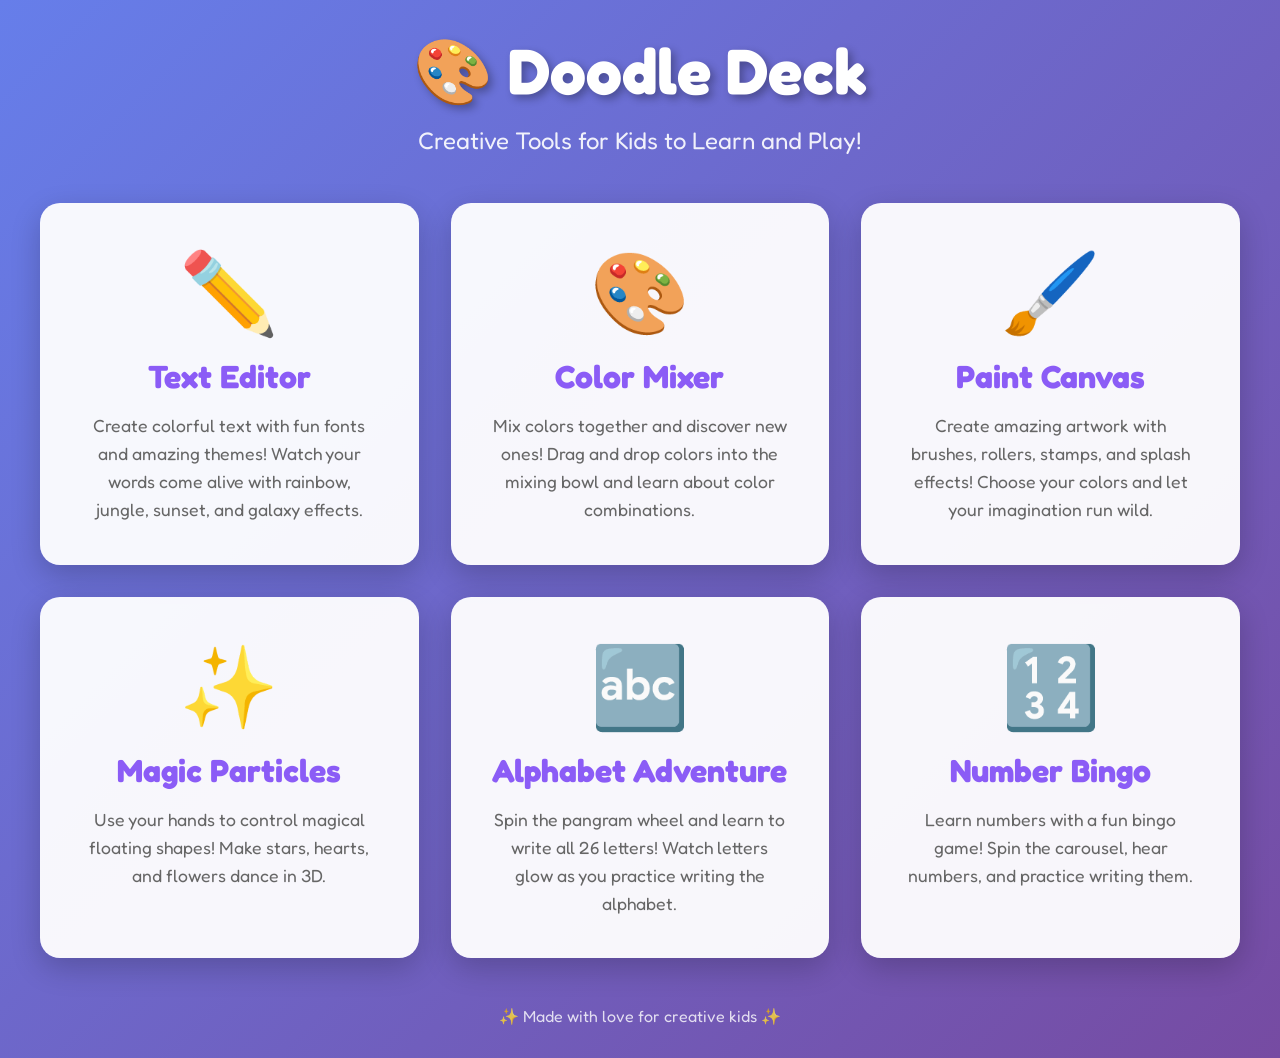
<file: index.html>
<!DOCTYPE html>
<html lang="en">
<head>
    <meta charset="UTF-8">
    <meta name="viewport" content="width=device-width, initial-scale=1.0">
    <title>Doodle Deck - Creative Tools for Kids</title>
    <link href="https://fonts.googleapis.com/css2?family=Fredoka:wght@400;600&family=Bubblegum+Sans&display=swap" rel="stylesheet">
    <style>
        * {
            margin: 0;
            padding: 0;
            box-sizing: border-box;
        }

        body {
            font-family: 'Fredoka', 'Bubblegum Sans', cursive;
            background: linear-gradient(135deg, #667eea 0%, #764ba2 100%);
            min-height: 100vh;
            display: flex;
            flex-direction: column;
            align-items: center;
            justify-content: center;
            padding: 2rem;
        }

        .container {
            max-width: 1200px;
            width: 100%;
        }

        header {
            text-align: center;
            margin-bottom: 3rem;
            animation: fadeInDown 1s ease;
        }

        h1 {
            font-size: 4rem;
            color: white;
            text-shadow: 4px 4px 8px rgba(0, 0, 0, 0.3);
            margin-bottom: 1rem;
        }

        .tagline {
            font-size: 1.5rem;
            color: rgba(255, 255, 255, 0.9);
            font-weight: 400;
        }

        .tools-grid {
            display: grid;
            grid-template-columns: repeat(auto-fit, minmax(300px, 1fr));
            gap: 2rem;
            margin-top: 2rem;
        }

        .tool-card {
            background: rgba(255, 255, 255, 0.95);
            border-radius: 20px;
            padding: 2.5rem;
            text-align: center;
            box-shadow: 0 10px 30px rgba(0, 0, 0, 0.2);
            transition: all 0.3s ease;
            text-decoration: none;
            color: inherit;
            display: block;
            animation: fadeInUp 1s ease;
        }

        .tool-card:hover {
            transform: translateY(-10px);
            box-shadow: 0 15px 40px rgba(0, 0, 0, 0.3);
        }

        .tool-icon {
            font-size: 5rem;
            margin-bottom: 1rem;
            display: block;
        }

        .tool-title {
            font-size: 2rem;
            color: #8b5cf6;
            margin-bottom: 1rem;
            font-weight: bold;
        }

        .tool-description {
            font-size: 1.1rem;
            color: #666;
            line-height: 1.6;
        }

        footer {
            margin-top: 3rem;
            text-align: center;
            color: rgba(255, 255, 255, 0.8);
            animation: fadeIn 2s ease;
        }

        @keyframes fadeInDown {
            from {
                opacity: 0;
                transform: translateY(-30px);
            }
            to {
                opacity: 1;
                transform: translateY(0);
            }
        }

        @keyframes fadeInUp {
            from {
                opacity: 0;
                transform: translateY(30px);
            }
            to {
                opacity: 1;
                transform: translateY(0);
            }
        }

        @keyframes fadeIn {
            from {
                opacity: 0;
            }
            to {
                opacity: 1;
            }
        }

        @media (max-width: 768px) {
            h1 {
                font-size: 2.5rem;
            }

            .tagline {
                font-size: 1.2rem;
            }

            .tools-grid {
                grid-template-columns: 1fr;
            }
        }
    </style>
</head>
<body>
    <div class="container">
        <header>
            <h1>🎨 Doodle Deck</h1>
            <p class="tagline">Creative Tools for Kids to Learn and Play!</p>
        </header>

        <div class="tools-grid">
            <a href="text-editor/index.html" class="tool-card">
                <span class="tool-icon">✏️</span>
                <h2 class="tool-title">Text Editor</h2>
                <p class="tool-description">
                    Create colorful text with fun fonts and amazing themes! 
                    Watch your words come alive with rainbow, jungle, sunset, and galaxy effects.
                </p>
            </a>

            <a href="color-mixer/index.html" class="tool-card">
                <span class="tool-icon">🎨</span>
                <h2 class="tool-title">Color Mixer</h2>
                <p class="tool-description">
                    Mix colors together and discover new ones! 
                    Drag and drop colors into the mixing bowl and learn about color combinations.
                </p>
            </a>

            <a href="paint-canvas/index.html" class="tool-card">
                <span class="tool-icon">🖌️</span>
                <h2 class="tool-title">Paint Canvas</h2>
                <p class="tool-description">
                    Create amazing artwork with brushes, rollers, stamps, and splash effects!
                    Choose your colors and let your imagination run wild.
                </p>
            </a>

            <a href="particle-system/index.html" class="tool-card">
                <span class="tool-icon">✨</span>
                <h2 class="tool-title">Magic Particles</h2>
                <p class="tool-description">
                    Use your hands to control magical floating shapes!
                    Make stars, hearts, and flowers dance in 3D.
                </p>
            </a>

            <a href="alphabet-pangram/index.html" class="tool-card">
                <span class="tool-icon">🔤</span>
                <h2 class="tool-title">Alphabet Adventure</h2>
                <p class="tool-description">
                    Spin the pangram wheel and learn to write all 26 letters! 
                    Watch letters glow as you practice writing the alphabet.
                </p>
            </a>

            <a href="number-bingo/index.html" class="tool-card">
                <span class="tool-icon">🔢</span>
                <h2 class="tool-title">Number Bingo</h2>
                <p class="tool-description">
                    Learn numbers with a fun bingo game! 
                    Spin the carousel, hear numbers, and practice writing them.
                </p>
            </a>
        </div>

        <footer>
            <p>✨ Made with love for creative kids ✨</p>
        </footer>
    </div>
</body>
</html>
</file>
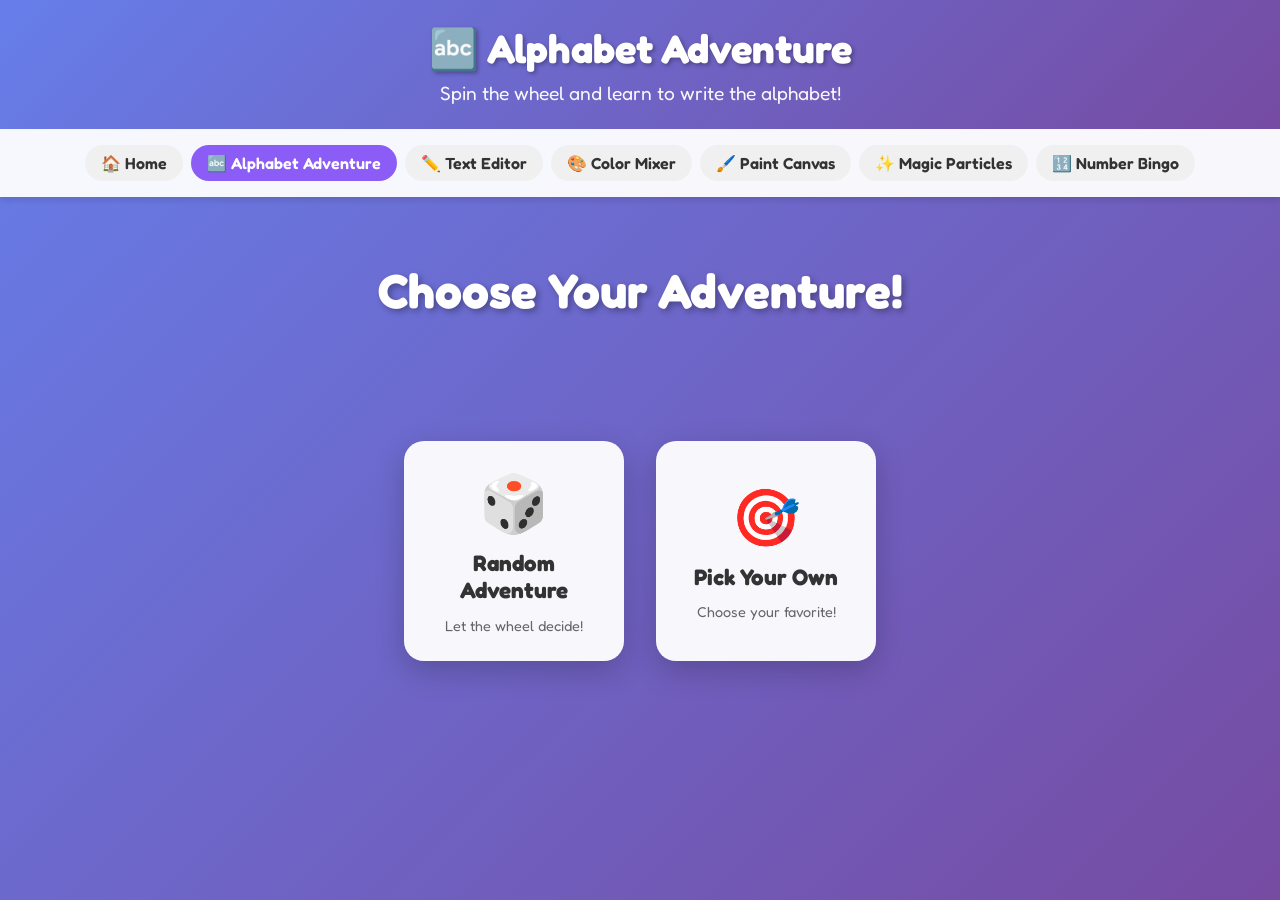
<file: alphabet-pangram/index.html>
<!DOCTYPE html>
<html lang="en">
<head>
    <meta charset="UTF-8">
    <meta name="viewport" content="width=device-width, initial-scale=1.0">
    <title>Alphabet Adventure - Pangram Game</title>
    <link href="https://fonts.googleapis.com/css2?family=Fredoka:wght@400;600&family=Bubblegum+Sans&display=swap" rel="stylesheet">
    <link rel="stylesheet" href="alphabet-pangram.css">
</head>
<body>
    <header>
        <div id="top-header">
            <h1>🔤 Alphabet Adventure</h1>
            <p>Spin the wheel and learn to write the alphabet!</p>
        </div>
        <nav>
            <a href="../index.html" class="nav-link">🏠 Home</a>
            <a href="index.html" class="nav-link active">🔤 Alphabet Adventure</a>
            <a href="../text-editor/index.html" class="nav-link">✏️ Text Editor</a>
            <a href="../color-mixer/index.html" class="nav-link">🎨 Color Mixer</a>
            <a href="../paint-canvas/index.html" class="nav-link">🖌️ Paint Canvas</a>
            <a href="../particle-system/index.html" class="nav-link">✨ Magic Particles</a>
            <a href="../number-bingo/index.html" class="nav-link">🔢 Number Bingo</a>
        </nav>
    </header>

    <div class="game-container">
        <!-- Roulette Selection Screen -->
        <div class="roulette-screen" id="rouletteScreen">
            <h2 class="screen-title">Choose Your Adventure!</h2>
            <div class="start-screen" id="startScreen">
                <div class="choice-buttons">
                    <button class="choice-button" id="randomButton">
                        🎲<br>
                        <span class="choice-text">Random Adventure</span>
                        <span class="choice-hint">Let the wheel decide!</span>
                    </button>
                    <button class="choice-button" id="chooseButton">
                        🎯<br>
                        <span class="choice-text">Pick Your Own</span>
                        <span class="choice-hint">Choose your favorite!</span>
                    </button>
                </div>
            </div>
            <div class="roulette-wheel hidden" id="rouletteWheel">
                <!-- Pangram cards will be dynamically inserted here -->
            </div>
        </div>

        <!-- Game Play Screen -->
        <div class="game-screen hidden" id="gameScreen">
            <div class="game-header">
                <button class="back-button" id="backButton">⬅️ Back</button>
                <div class="theme-badge" id="themeBadge"></div>
                <div class="mode-toggle">
                    <button class="mode-button active" id="typingMode">⌨️ Typing</button>
                    <button class="mode-button" id="writingMode">✍️ Writing</button>
                </div>
                <button class="reset-button" id="resetButton">🔄 Reset</button>
            </div>

            <div class="pangram-display" id="pangramDisplay">
                <!-- Individual letter spans will be inserted here -->
            </div>

            <div class="progress-section">
                <h3>Letters You've Found:</h3>
                <div class="alphabet-progress" id="alphabetProgress">
                    <!-- A-Z progress indicators -->
                </div>
            </div>

            <div class="on-screen-keyboard" id="keyboard">
                <!-- Keyboard buttons will be inserted here -->
            </div>
        </div>

        <!-- Celebration Screen -->
        <div class="celebration-screen hidden" id="celebrationScreen">
            <div class="celebration-content">
                <h2 class="celebration-title">🎉 Amazing Work! 🎉</h2>
                <p class="celebration-message">You found all 26 letters of the alphabet!</p>
                <div class="confetti-container" id="confettiContainer"></div>
                <div class="celebration-buttons">
                    <button class="celebrate-button" id="tryAgainButton">🔄 Try This Again</button>
                    <button class="celebrate-button primary" id="newPangramButton">🎯 New Adventure</button>
                </div>
            </div>
        </div>
    </div>

    <!-- Audio elements -->
    <audio id="letterSound" preload="auto">
        <source src="https://cdn.freesound.org/previews/341/341695_5858296-lq.mp3" type="audio/mpeg">
    </audio>
    <audio id="completeSound" preload="auto">
        <source src="https://cdn.freesound.org/previews/270/270404_5123851-lq.mp3" type="audio/mpeg">
    </audio>
    <audio id="celebrationSound" preload="auto">
        <source src="https://cdn.freesound.org/previews/397/397355_7388931-lq.mp3" type="audio/mpeg">
    </audio>

    <script src="alphabet-pangram.js"></script>
</body>
</html>
</file>
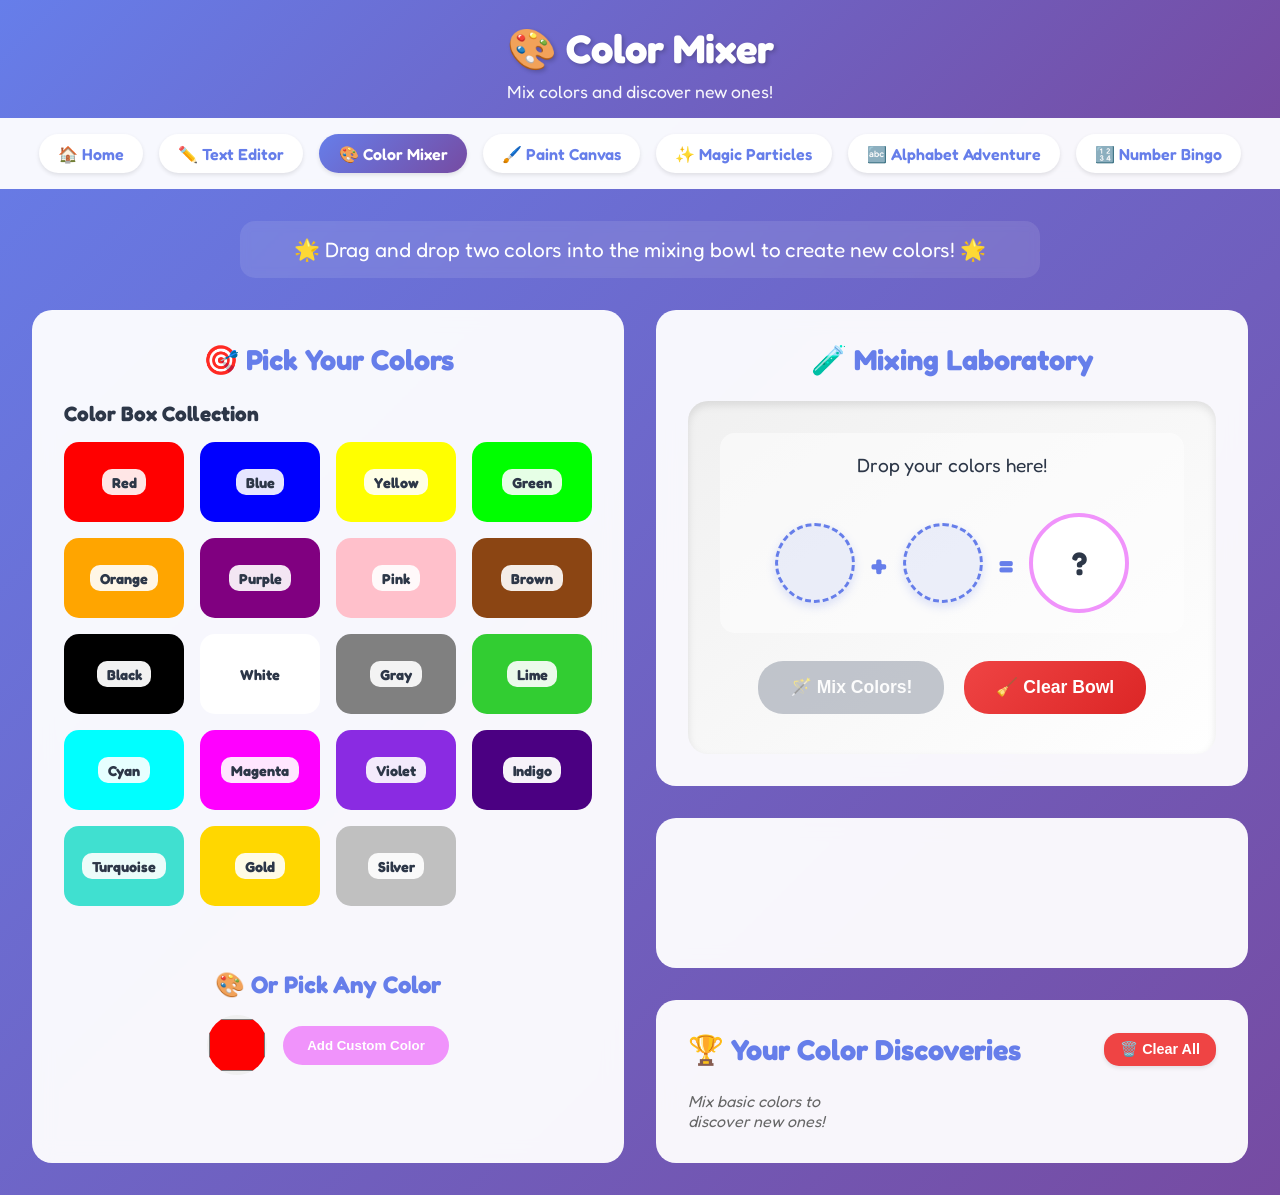
<file: color-mixer/index.html>
<!DOCTYPE html>
<html lang="en">
<head>
    <meta charset="UTF-8">
    <meta name="viewport" content="width=device-width, initial-scale=1.0">
    <title>Color Mixer - Doodle Deck</title>
    <link rel="preconnect" href="https://fonts.googleapis.com">
    <link rel="preconnect" href="https://fonts.gstatic.com" crossorigin>
    <link href="https://fonts.googleapis.com/css2?family=Bubblegum+Sans&family=Fredoka:wght@400;600&display=swap" rel="stylesheet">
    <link rel="stylesheet" href="color-mixer.css">
</head>
<body>
    <header>
        <div id="top-header">
            <h1>🎨 Color Mixer</h1>
            <p>Mix colors and discover new ones!</p>
        </div>
        <nav>
            <a href="../index.html" class="nav-link">🏠 Home</a>
            <a href="../text-editor/index.html" class="nav-link">✏️ Text Editor</a>
            <a href="index.html" class="nav-link active">🎨 Color Mixer</a>
            <a href="../paint-canvas/index.html" class="nav-link">🖌️ Paint Canvas</a>
            <a href="../particle-system/index.html" class="nav-link">✨ Magic Particles</a>
            <a href="../alphabet-pangram/index.html" class="nav-link">🔤 Alphabet Adventure</a>
            <a href="../number-bingo/index.html" class="nav-link">🔢 Number Bingo</a>
        </nav>
    </header>

    <section id="instructions">
        🌟 Drag and drop two colors into the mixing bowl to create new colors! 🌟
    </section>

    <!-- Main Content Container -->
    <div class="main-content">
        <!-- Left Side - Color Selection -->
        <div class="color-selection-side">
            <!-- Color Palette - UPDATED (removed Dark/Light colors) -->
            <section id="color-palette">
                <h2>🎯 Pick Your Colors</h2>
                <div class="color-section">
                    <h3>Color Box Collection</h3>
                    <div class="color-grid">
                        <div class="color-tile" data-color="red" data-hex="#FF0000" style="background-color: #FF0000;" draggable="true">
                            <span>Red</span>
                        </div>
                        <div class="color-tile" data-color="blue" data-hex="#0000FF" style="background-color: #0000FF;" draggable="true">
                            <span>Blue</span>
                        </div>
                        <div class="color-tile" data-color="yellow" data-hex="#FFFF00" style="background-color: #FFFF00;" draggable="true">
                            <span>Yellow</span>
                        </div>
                        <div class="color-tile" data-color="green" data-hex="#00FF00" style="background-color: #00FF00;" draggable="true">
                            <span>Green</span>
                        </div>
                        <div class="color-tile" data-color="orange" data-hex="#FFA500" style="background-color: #FFA500;" draggable="true">
                            <span>Orange</span>
                        </div>
                        <div class="color-tile" data-color="purple" data-hex="#800080" style="background-color: #800080;" draggable="true">
                            <span>Purple</span>
                        </div>
                        <div class="color-tile" data-color="pink" data-hex="#FFC0CB" style="background-color: #FFC0CB;" draggable="true">
                            <span>Pink</span>
                        </div>
                        <div class="color-tile" data-color="brown" data-hex="#8B4513" style="background-color: #8B4513;" draggable="true">
                            <span>Brown</span>
                        </div>
                        <div class="color-tile" data-color="black" data-hex="#000000" style="background-color: #000000;" draggable="true">
                            <span>Black</span>
                        </div>
                        <div class="color-tile" data-color="white" data-hex="#FFFFFF" style="background-color: #FFFFFF;" draggable="true">
                            <span>White</span>
                        </div>
                        <div class="color-tile" data-color="gray" data-hex="#808080" style="background-color: #808080;" draggable="true">
                            <span>Gray</span>
                        </div>
                        <div class="color-tile" data-color="lime" data-hex="#32CD32" style="background-color: #32CD32;" draggable="true">
                            <span>Lime</span>
                        </div>
                        <div class="color-tile" data-color="cyan" data-hex="#00FFFF" style="background-color: #00FFFF;" draggable="true">
                            <span>Cyan</span>
                        </div>
                        <div class="color-tile" data-color="magenta" data-hex="#FF00FF" style="background-color: #FF00FF;" draggable="true">
                            <span>Magenta</span>
                        </div>
                        <div class="color-tile" data-color="violet" data-hex="#8A2BE2" style="background-color: #8A2BE2;" draggable="true">
                            <span>Violet</span>
                        </div>
                        <div class="color-tile" data-color="indigo" data-hex="#4B0082" style="background-color: #4B0082;" draggable="true">
                            <span>Indigo</span>
                        </div>
                        <div class="color-tile" data-color="turquoise" data-hex="#40E0D0" style="background-color: #40E0D0;" draggable="true">
                            <span>Turquoise</span>
                        </div>
                        <div class="color-tile" data-color="gold" data-hex="#FFD700" style="background-color: #FFD700;" draggable="true">
                            <span>Gold</span>
                        </div>
                        <div class="color-tile" data-color="silver" data-hex="#C0C0C0" style="background-color: #C0C0C0;" draggable="true">
                            <span>Silver</span>
                        </div>
                    </div>
                </div>
            </section>

            <!-- Color Picker Section -->
            <section id="color-picker-section">
                <h2>🎨 Or Pick Any Color</h2>
                <div class="picker-container">
                    <input type="color" id="color-picker" value="#ff0000">
                    <button id="add-custom-color">Add Custom Color</button>
                </div>
            </section>
        </div>

        <!-- Right Side - Mixing Area -->
        <div class="mixing-side">
            <!-- Mixing Area -->
            <section id="mixing-area">
                <h2>🧪 Mixing Laboratory</h2>
                <div id="mixing-bowl">
                    <div id="drop-zone">
                        <p style="font-size: 1.2em; margin-bottom: 20px;">Drop your colors here!</p>
                        <div id="color-slots">
                            <div class="color-slot"></div>
                            <div class="plus-sign">+</div>
                            <div class="color-slot"></div>
                            <div class="equals-sign">=</div>
                            <div class="result-slot" id="result-slot">?</div>
                        </div>
                    </div>
                    <div style="margin-top: 20px;">
                        <button id="mix-button" disabled>🪄 Mix Colors!</button>
                        <button id="clear-button">🧹 Clear Bowl</button>
                    </div>
                </div>
            </section>

            <!-- Result Display -->
            <section id="result-display">
                <div id="result-message"></div>
                <div id="color-explanation"></div>
            </section>

            <!-- Discovery Gallery -->
            <section id="discovery-gallery">
                <div style="display: flex; justify-content: space-between; align-items: center; margin-bottom: 1.5rem;">
                    <h2 style="margin: 0; color: var(--primary-color); font-size: 1.8rem;">🏆 Your Color Discoveries</h2>
                    <button id="clear-discoveries-button" style="
                        padding: 0.5rem 1rem;
                        background: #ef4444;
                        color: white;
                        border: none;
                        border-radius: 15px;
                        font-weight: bold;
                        cursor: pointer;
                        font-size: 0.9rem;
                        transition: all 0.3s ease;
                        box-shadow: 0 2px 4px rgba(0,0,0,0.1);
                    ">🗑️ Clear All</button>
                </div>
                <div id="discovered-colors">
                    <p style="color: #666; font-style: italic;">Mix basic colors to discover new ones!</p>
                </div>
            </section>
        </div>
    </div>

    <!-- Audio Elements -->
    <!-- Sound effects generated using Web Audio API (no audio files needed) -->
    
    <script src="color-mixer.js"></script>
</body>
</html>
</file>
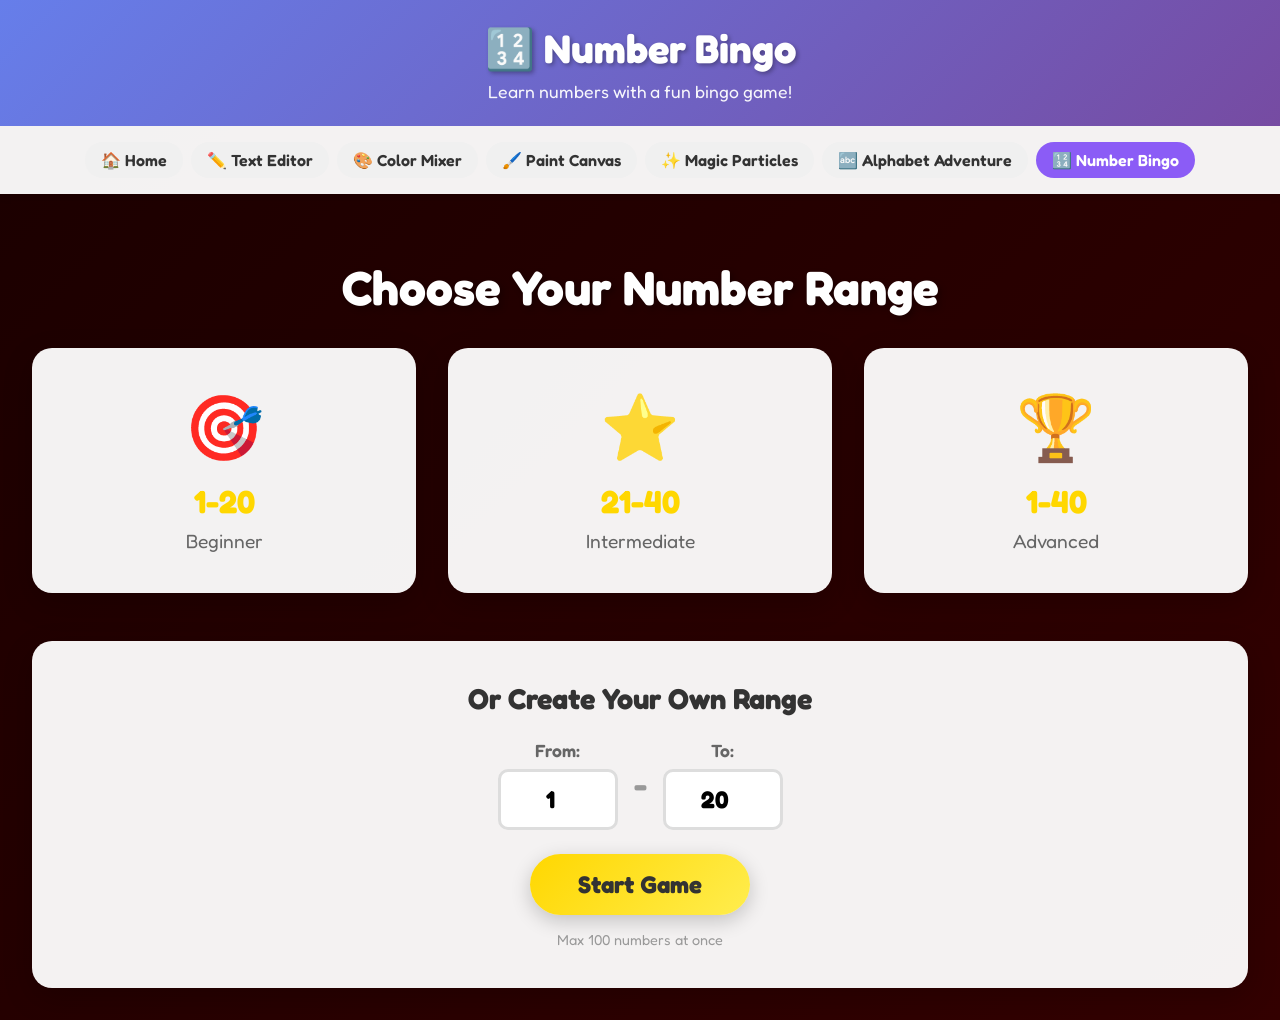
<file: number-bingo/index.html>
<!DOCTYPE html>
<html lang="en">
<head>
    <meta charset="UTF-8">
    <meta name="viewport" content="width=device-width, initial-scale=1.0">
    <title>Number Bingo - Learn Numbers</title>
    <link href="https://fonts.googleapis.com/css2?family=Fredoka:wght@400;600&family=Bubblegum+Sans&display=swap" rel="stylesheet">
    <link rel="stylesheet" href="number-bingo.css">
</head>
<body class="theme-casino">
    <header>
        <div id="top-header">
            <h1>🔢 Number Bingo</h1>
            <p>Learn numbers with a fun bingo game!</p>
        </div>
        <nav>
            <a href="../index.html" class="nav-link">🏠 Home</a>
            <a href="../text-editor/index.html" class="nav-link">✏️ Text Editor</a>
            <a href="../color-mixer/index.html" class="nav-link">🎨 Color Mixer</a>
            <a href="../paint-canvas/index.html" class="nav-link">🖌️ Paint Canvas</a>
            <a href="../particle-system/index.html" class="nav-link">✨ Magic Particles</a>
            <a href="../alphabet-pangram/index.html" class="nav-link">🔤 Alphabet Adventure</a>
            <a href="index.html" class="nav-link active">🔢 Number Bingo</a>
        </nav>
    </header>

    <div class="game-container">
        <!-- Range Selection Screen -->
        <div class="range-screen" id="rangeScreen">
            <h2 class="screen-title">Choose Your Number Range</h2>
            
            <!-- Preset cards -->
            <div class="range-cards">
                <div class="range-card" data-min="1" data-max="20">
                    <span class="card-icon">🎯</span>
                    <h3>1-20</h3>
                    <p>Beginner</p>
                </div>
                <div class="range-card" data-min="21" data-max="40">
                    <span class="card-icon">⭐</span>
                    <h3>21-40</h3>
                    <p>Intermediate</p>
                </div>
                <div class="range-card" data-min="1" data-max="40">
                    <span class="card-icon">🏆</span>
                    <h3>1-40</h3>
                    <p>Advanced</p>
                </div>
            </div>
            
            <!-- Custom range input -->
            <div class="custom-range">
                <h3>Or Create Your Own Range</h3>
                <div class="range-inputs">
                    <div class="input-group">
                        <label>From:</label>
                        <input type="number" id="minNumber" min="1" max="999" value="1" />
                    </div>
                    <span class="separator">-</span>
                    <div class="input-group">
                        <label>To:</label>
                        <input type="number" id="maxNumber" min="1" max="999" value="20" />
                    </div>
                </div>
                <button class="start-custom-button" id="startCustomButton">Start Game</button>
                <p class="hint">Max 100 numbers at once</p>
                <p class="error-message hidden" id="errorMessage"></p>
            </div>
        </div>

        <!-- Main Game Screen -->
        <div class="game-screen hidden" id="gameScreen">
            <!-- Header with controls -->
            <div class="game-header">
                <button class="back-button" id="backButton">⬅️ Back</button>
                <div class="header-controls">
                    <button class="theme-switcher" id="themeSwitcher">
                        <span class="theme-icon">🎨</span>
                        <span class="theme-name">Theme</span>
                    </button>
                    <div class="mode-toggle">
                        <button class="mode-button active" id="manualMode">👆 Manual</button>
                        <button class="mode-button" id="autoMode">🤖 Auto</button>
                    </div>
                </div>
                <div class="progress-display" id="progressDisplay">
                    <span class="progress-text">0/20</span>
                    <div class="progress-bar-container">
                        <div class="progress-bar-fill" id="progressBarFill"></div>
                    </div>
                </div>
            </div>

            <!-- Theme selector dropdown -->
            <div class="theme-dropdown hidden" id="themeDropdown">
                <button class="theme-option" data-theme="casino">🎰 Casino</button>
                <button class="theme-option" data-theme="carnival">🎪 Carnival</button>
                <button class="theme-option" data-theme="educational">🏫 Educational</button>
                <button class="theme-option" data-theme="space">🌟 Space</button>
            </div>

            <!-- Main game content -->
            <div class="game-content">
                <!-- Left: Carousel Panel -->
                <div class="carousel-panel">
                    <div class="carousel-container" id="carouselContainer">
                        <div class="carousel-track" id="carouselTrack">
                            <!-- Numbers will be inserted here -->
                        </div>
                    </div>
                </div>

                <!-- Center: Number Display & Grid -->
                <div class="center-panel">
                    <!-- Big number display -->
                    <div class="number-display hidden" id="numberDisplay">
                        <div class="number-value" id="numberValue">15</div>
                        <div class="number-word" id="numberWord">FIFTEEN</div>
                        <div class="writing-instruction">Practice writing this number!</div>
                        <button class="confirm-button" id="confirmButton">✓ Done</button>
                    </div>

                    <!-- Fireworks container -->
                    <div class="fireworks-container" id="fireworksContainer"></div>

                    <!-- Housie Grid -->
                    <div class="housie-grid" id="housieGrid">
                        <!-- Number cells will be inserted here -->
                    </div>
                </div>

                <!-- Right: Controls -->
                <div class="controls-panel">
                    <button class="spin-button" id="spinButton">
                        <span class="spin-icon">🎰</span>
                        <span class="spin-text">Spin!</span>
                    </button>
                    <div class="auto-timer hidden" id="autoTimer">
                        <div class="timer-circle">
                            <svg class="timer-svg" viewBox="0 0 100 100">
                                <circle class="timer-bg" cx="50" cy="50" r="45"></circle>
                                <circle class="timer-progress" id="timerProgress" cx="50" cy="50" r="45"></circle>
                            </svg>
                            <span class="timer-text" id="timerText">5</span>
                        </div>
                        <button class="pause-button" id="pauseButton">⏸️</button>
                    </div>
                </div>
            </div>
        </div>

        <!-- Celebration Screen -->
        <div class="celebration-screen hidden" id="celebrationScreen">
            <div class="celebration-content">
                <h2 class="celebration-title">🎉 Amazing Work! 🎉</h2>
                <p class="celebration-message" id="celebrationMessage">You learned all 20 numbers!</p>
                <div class="confetti-container" id="confettiContainer"></div>
                <div class="celebration-buttons">
                    <button class="celebrate-button" id="tryAgainButton">🔄 Try Again</button>
                    <button class="celebrate-button primary" id="newRangeButton">🎯 New Range</button>
                </div>
            </div>
        </div>
    </div>

    <!-- Audio elements -->
    <audio id="numberSound" preload="auto"></audio>
    <audio id="celebrationSound" preload="auto">
        <source src="https://cdn.freesound.org/previews/397/397355_7388931-lq.mp3" type="audio/mpeg">
    </audio>
    <audio id="completeSound" preload="auto">
        <source src="https://cdn.freesound.org/previews/270/270404_5123851-lq.mp3" type="audio/mpeg">
    </audio>

    <script src="number-bingo.js"></script>
</body>
</html>
</file>
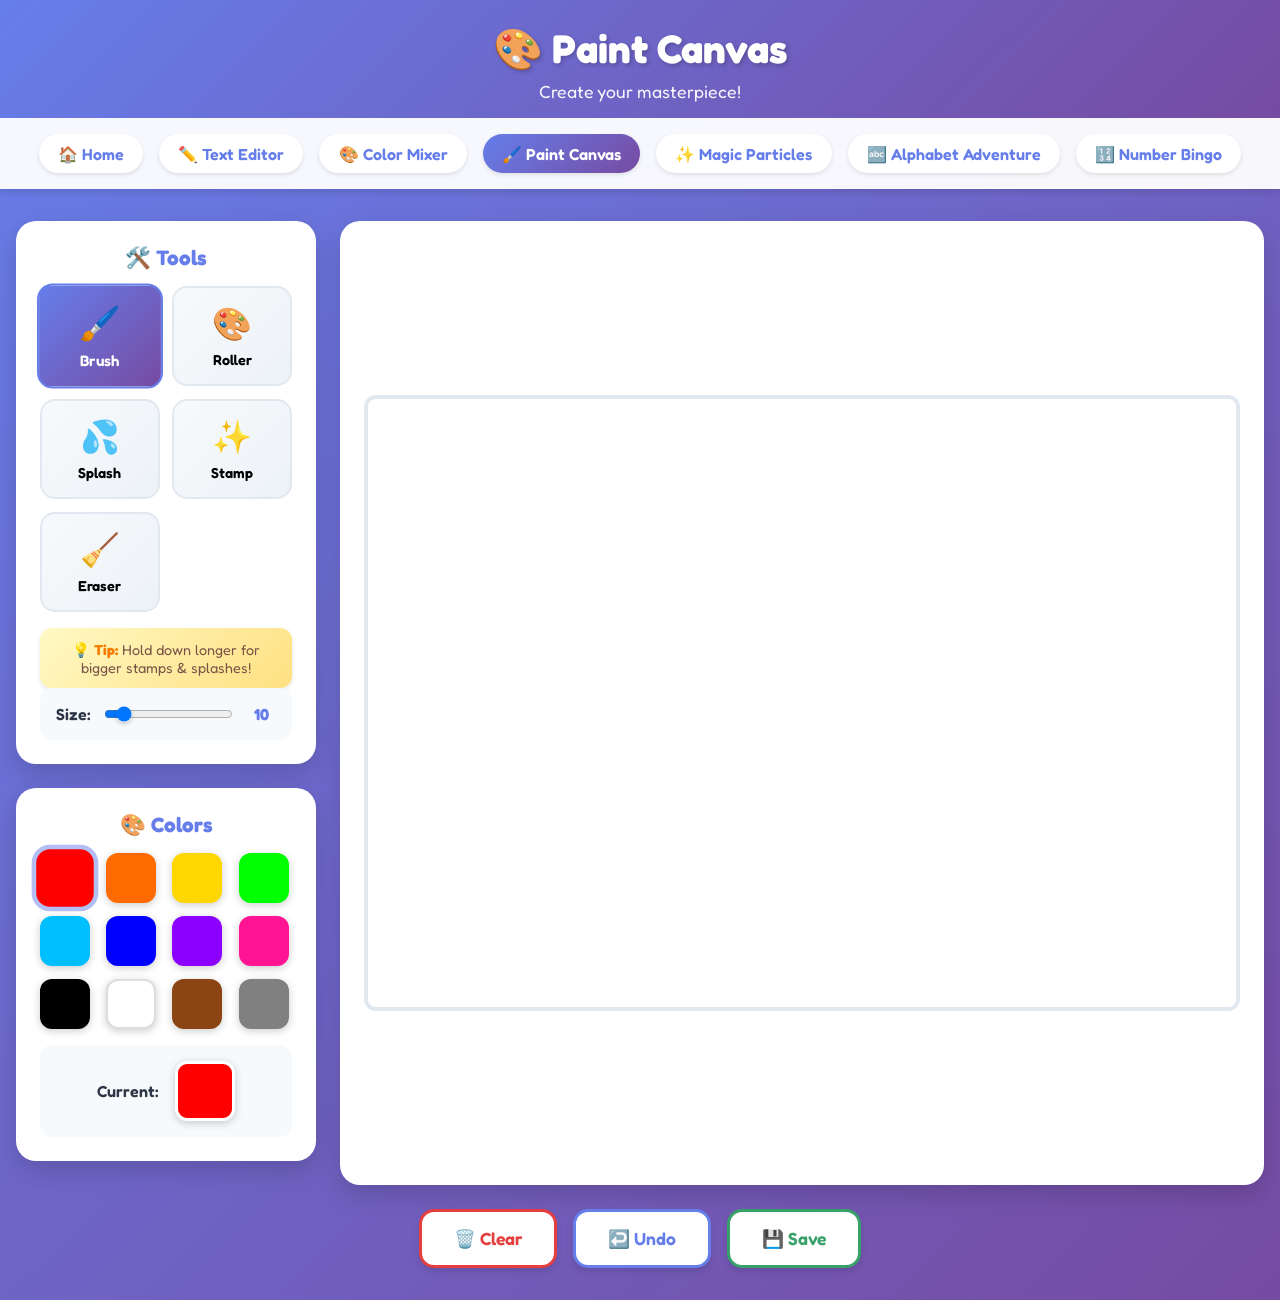
<file: paint-canvas/index.html>
<!DOCTYPE html>
<html lang="en">
<head>
    <meta charset="UTF-8">
    <meta name="viewport" content="width=device-width, initial-scale=1.0">
    <title>Paint Canvas - Doodle Deck</title>
    <link rel="preconnect" href="https://fonts.googleapis.com">
    <link rel="preconnect" href="https://fonts.gstatic.com" crossorigin>
    <link href="https://fonts.googleapis.com/css2?family=Bubblegum+Sans&family=Fredoka:wght@400;600&display=swap" rel="stylesheet">
    <link rel="stylesheet" href="paint-canvas.css">
</head>
<body>
    <!-- Header -->
    <header>
        <div id="top-header">
            <h1>🎨 Paint Canvas</h1>
            <p>Create your masterpiece!</p>
        </div>
        <nav>
            <a href="../index.html" class="nav-link">🏠 Home</a>
            <a href="../text-editor/index.html" class="nav-link">✏️ Text Editor</a>
            <a href="../color-mixer/index.html" class="nav-link">🎨 Color Mixer</a>
            <a href="index.html" class="nav-link active">🖌️ Paint Canvas</a>
            <a href="../particle-system/index.html" class="nav-link">✨ Magic Particles</a>
            <a href="../alphabet-pangram/index.html" class="nav-link">🔤 Alphabet Adventure</a>
            <a href="../number-bingo/index.html" class="nav-link">🔢 Number Bingo</a>
        </nav>
    </header>

    <div class="container">
        <!-- Drawing Tools -->
        <section class="controls-section">
            <h3>🛠️ Tools</h3>
            <div class="tools-grid">
                <button class="tool-btn active" data-tool="brush">
                    <span class="tool-icon">🖌️</span>
                    <span class="tool-name">Brush</span>
                </button>
                <button class="tool-btn" data-tool="roller">
                    <span class="tool-icon">🎨</span>
                    <span class="tool-name">Roller</span>
                </button>
                <button class="tool-btn" data-tool="splash">
                    <span class="tool-icon">💦</span>
                    <span class="tool-name">Splash</span>
                </button>
                <button class="tool-btn" data-tool="stamp">
                    <span class="tool-icon">✨</span>
                    <span class="tool-name">Stamp</span>
                </button>
                <button class="tool-btn" data-tool="eraser">
                    <span class="tool-icon">🧹</span>
                    <span class="tool-name">Eraser</span>
                </button>
            </div>

            <!-- Tip for kids -->
            <div class="tool-tip">
                💡 <strong>Tip:</strong> Hold down longer for bigger stamps & splashes!
            </div>

            <!-- Brush/Eraser Size -->
            <div class="size-control" id="size-control">
                <label for="brush-size">Size:</label>
                <input type="range" id="brush-size" min="5" max="50" value="10">
                <span id="size-value">10</span>
            </div>
        </section>

        <!-- Color Palette -->
        <section class="controls-section" id="color-palette-section">
            <h3>🎨 Colors</h3>
            <div id="color-palette" class="color-palette">
                <div class="color-option" data-color="#FF0000" style="background: #FF0000;"></div>
                <div class="color-option" data-color="#FF6B00" style="background: #FF6B00;"></div>
                <div class="color-option" data-color="#FFD700" style="background: #FFD700;"></div>
                <div class="color-option" data-color="#00FF00" style="background: #00FF00;"></div>
                <div class="color-option" data-color="#00BFFF" style="background: #00BFFF;"></div>
                <div class="color-option" data-color="#0000FF" style="background: #0000FF;"></div>
                <div class="color-option" data-color="#8B00FF" style="background: #8B00FF;"></div>
                <div class="color-option" data-color="#FF1493" style="background: #FF1493;"></div>
                <div class="color-option" data-color="#000000" style="background: #000000;"></div>
                <div class="color-option" data-color="#FFFFFF" style="background: #FFFFFF; border: 2px solid #ddd;"></div>
                <div class="color-option" data-color="#8B4513" style="background: #8B4513;"></div>
                <div class="color-option" data-color="#808080" style="background: #808080;"></div>
            </div>
            <div class="current-color-display">
                <span>Current:</span>
                <div id="current-color" style="background: #FF0000;"></div>
            </div>
        </section>

        <!-- Stamps (shown when stamp tool is selected) -->
        <section class="controls-section" id="stamps-section" style="display: none;">
            <h3>✨ Stamps</h3>
            <div class="stamps-grid">
                <button class="stamp-btn" data-stamp="⭐">⭐</button>
                <button class="stamp-btn" data-stamp="🌟">🌟</button>
                <button class="stamp-btn" data-stamp="✨">✨</button>
                <button class="stamp-btn" data-stamp="🧸">🧸</button>
                <button class="stamp-btn" data-stamp="🚗">🚗</button>
                <button class="stamp-btn" data-stamp="🚂">🚂</button>
                <button class="stamp-btn" data-stamp="🎈">🎈</button>
                <button class="stamp-btn" data-stamp="🎁">🎁</button>
                <button class="stamp-btn" data-stamp="🌈">🌈</button>
                <button class="stamp-btn" data-stamp="🌸">🌸</button>
                <button class="stamp-btn" data-stamp="🌺">🌺</button>
                <button class="stamp-btn" data-stamp="🌻">🌻</button>
                <button class="stamp-btn" data-stamp="🦋">🦋</button>
                <button class="stamp-btn" data-stamp="🐝">🐝</button>
                <button class="stamp-btn" data-stamp="🐞">🐞</button>
                <button class="stamp-btn" data-stamp="🪨">🪨</button>
                <button class="stamp-btn" data-stamp="⚪">⚪</button>
                <button class="stamp-btn" data-stamp="🔴">🔴</button>
                <button class="stamp-btn" data-stamp="🟡">🟡</button>
                <button class="stamp-btn" data-stamp="🟢">🟢</button>
            </div>
        </section>

        <!-- Canvas Area -->
        <section class="canvas-section">
            <canvas id="paint-canvas" width="1000" height="700"></canvas>
        </section>

        <!-- Action Buttons -->
        <section class="actions-section">
            <button id="clear-btn" class="action-btn">🗑️ Clear</button>
            <button id="undo-btn" class="action-btn">↩️ Undo</button>
            <button id="save-btn" class="action-btn">💾 Save</button>
        </section>
    </div>

    <script src="paint-canvas.js"></script>
</body>
</html>
</file>
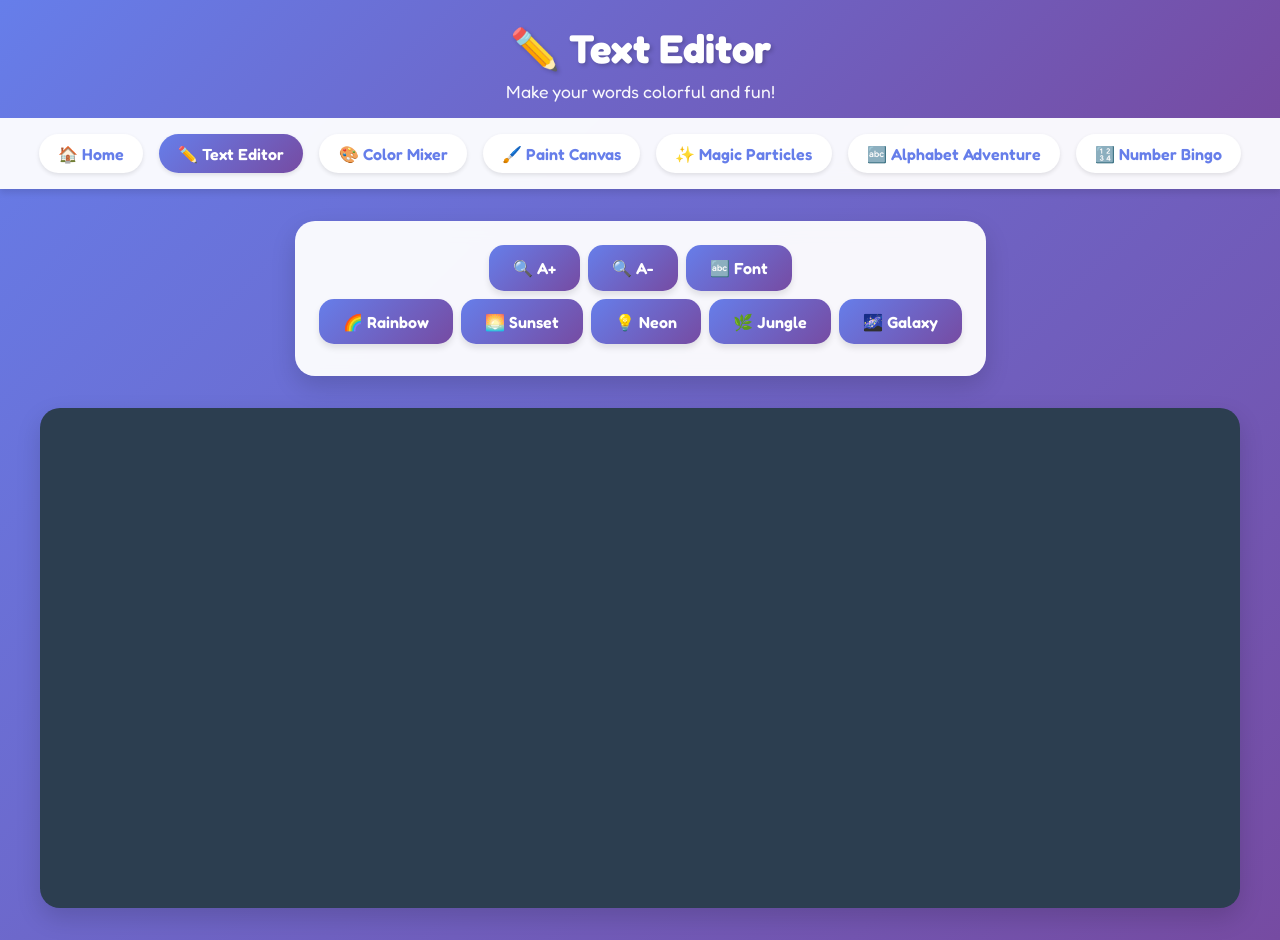
<file: text-editor/index.html>
<!DOCTYPE html>
<html lang="en">
<head>
    <meta charset="utf-8">
    <meta name="viewport" content="width=device-width, initial-scale=1.0">
    <title>Chalkboard Text Editor for Kids</title>
    <!-- Linking Google Fonts -->
    <link rel="preconnect" href="https://fonts.googleapis.com">
    <link rel="preconnect" href="https://fonts.gstatic.com" crossorigin>
    <link href="https://fonts.googleapis.com/css2?family=Gloria+Hallelujah&family=Fredoka:wght@400;600&family=Indie+Flower&family=Fredoka+One&family=Pacifico&family=Chewy&family=Bubblegum+Sans&display=swap" rel="stylesheet">
    <!-- Linking Font Awesome for icons -->
    <link rel="stylesheet" href="https://cdnjs.cloudflare.com/ajax/libs/font-awesome/6.0.0-beta3/css/all.min.css">
    <!-- Linking external stylesheet -->
    <link rel="stylesheet" href="text-editor.css">
</head>
<body>
    <header>
        <div id="top-header">
            <h1>✏️ Text Editor</h1>
            <p>Make your words colorful and fun!</p>
        </div>
        <nav>
            <a href="../index.html" class="nav-link">🏠 Home</a>
            <a href="index.html" class="nav-link active">✏️ Text Editor</a>
            <a href="../color-mixer/index.html" class="nav-link">🎨 Color Mixer</a>
            <a href="../paint-canvas/index.html" class="nav-link">🖌️ Paint Canvas</a>
            <a href="../particle-system/index.html" class="nav-link">✨ Magic Particles</a>
            <a href="../alphabet-pangram/index.html" class="nav-link">🔤 Alphabet Adventure</a>
            <a href="../number-bingo/index.html" class="nav-link">🔢 Number Bingo</a>
        </nav>
    </header>
    <!-- Controls for changing fonts, colors, and inserting ASCII art -->
    <section id="controls">
        <div id="fontControls" aria-label="Font Controls">
            <button data-action="increase-font" aria-label="Increase font size">🔍 A+</button>
            <button data-action="decrease-font" aria-label="Decrease font size">🔍 A-</button>
            <button data-action="toggle-font" aria-label="Toggle font">🔤 Font</button>
        </div>
        <div id="paletteControls" aria-label="Color Palette Controls">
            <button data-action="set-palette" data-palette="rainbow" aria-label="Rainbow palette">🌈 Rainbow</button>
            <button data-action="set-palette" data-palette="sunset" aria-label="Sunset palette">🌅 Sunset</button>
            <button data-action="set-palette" data-palette="neon" aria-label="Neon palette">💡 Neon</button>
            <button data-action="set-palette" data-palette="jungle" aria-label="Jungle palette">🌿 Jungle</button>
            <button data-action="set-palette" data-palette="galaxy" aria-label="Galaxy palette">🌌 Galaxy</button>
        </div>
    </section>
    <!-- Editable text area -->
    <section id="editor" contenteditable="true" aria-label="Text Editor"></section>
    <!-- Audio for typing and palette change sounds -->
    <audio id="typingSound" src="https://cdn.freesound.org/previews/194/194797_670763-lq.mp3" preload="auto"></audio>
    <audio id="paletteSound" src="https://cdn.freesound.org/previews/350/350866_5450487-lq.mp3" preload="auto"></audio>
    <!-- Linking external JavaScript -->
    <script src="text-editor.js"></script>
</body>
</html>
</file>
<file: alphabet-pangram/alphabet-pangram.css>
/* ===== GLOBAL STYLES ===== */
* {
    margin: 0;
    padding: 0;
    box-sizing: border-box;
}

:root {
    /* Default theme colors */
    --primary-color: #8b5cf6;
    --secondary-color: #667eea;
    --bg-gradient-1: #667eea;
    --bg-gradient-2: #764ba2;
    --text-light: rgba(255, 255, 255, 0.9);
    --text-dark: #333;
}

body {
    font-family: 'Fredoka', 'Bubblegum Sans', cursive;
    background: linear-gradient(135deg, var(--bg-gradient-1) 0%, var(--bg-gradient-2) 100%);
    min-height: 100vh;
    overflow-x: hidden;
}

/* ===== HEADER ===== */
header {
    background: rgba(255, 255, 255, 0.95);
    box-shadow: 0 4px 6px rgba(0, 0, 0, 0.1);
    margin-bottom: 2rem;
}

#top-header {
    text-align: center;
    padding: 1.5rem;
    background: linear-gradient(135deg, #667eea 0%, #764ba2 100%);
    color: white;
}

#top-header h1 {
    font-size: 2.5rem;
    margin-bottom: 0.5rem;
    text-shadow: 2px 2px 4px rgba(0, 0, 0, 0.3);
}

#top-header p {
    font-size: 1.2rem;
    opacity: 0.95;
}

nav {
    display: flex;
    justify-content: center;
    flex-wrap: wrap;
    padding: 1rem;
    gap: 0.5rem;
}

.nav-link {
    padding: 0.5rem 1rem;
    background: #f0f0f0;
    border-radius: 20px;
    text-decoration: none;
    color: #333;
    font-weight: 600;
    transition: all 0.3s ease;
}

.nav-link:hover {
    background: #8b5cf6;
    color: white;
    transform: translateY(-2px);
}

.nav-link.active {
    background: #8b5cf6;
    color: white;
}

/* ===== GAME CONTAINER ===== */
.game-container {
    max-width: 1400px;
    margin: 0 auto;
    padding: 2rem;
    position: relative;
}

.hidden {
    display: none !important;
}

/* ===== ROULETTE SCREEN ===== */
.roulette-screen {
    text-align: center;
    animation: fadeIn 0.5s ease;
}

.screen-title {
    font-size: 3rem;
    color: white;
    text-shadow: 3px 3px 6px rgba(0, 0, 0, 0.3);
    margin-bottom: 2rem;
    animation: bounceIn 0.8s ease;
}

.roulette-wheel {
    display: grid;
    grid-template-columns: repeat(auto-fit, minmax(280px, 1fr));
    gap: 1.5rem;
    margin: 2rem 0;
    perspective: 1000px;
    animation: fadeIn 0.5s ease;
}

.roulette-wheel.show-all {
    animation: scaleIn 0.5s ease;
}

/* Vertical Carousel Mode */
.roulette-wheel.carousel-mode {
    display: flex;
    flex-direction: column;
    align-items: center;
    gap: 1rem;
    max-height: 500px;
    overflow: hidden;
    position: relative;
    mask-image: linear-gradient(to bottom, 
        transparent 0%, 
        black 20%, 
        black 80%, 
        transparent 100%);
    -webkit-mask-image: linear-gradient(to bottom, 
        transparent 0%, 
        black 20%, 
        black 80%, 
        transparent 100%);
}

.roulette-wheel.carousel-mode .pangram-card {
    min-width: 400px;
    flex-shrink: 0;
    opacity: 0.6;
    transform: scale(0.9);
    transition: all 0.3s ease;
}

.roulette-wheel.carousel-mode .pangram-card.center {
    opacity: 1;
    transform: scale(1.05);
    box-shadow: 0 20px 50px rgba(0, 0, 0, 0.4);
}

.roulette-wheel.spinning-vertical {
    animation: verticalSpin 0.15s linear infinite;
}

@keyframes verticalSpin {
    0% {
        transform: translateY(0);
    }
    100% {
        transform: translateY(-20px);
    }
}

@keyframes scaleIn {
    0% {
        opacity: 0;
        transform: scale(0.9);
    }
    100% {
        opacity: 1;
        transform: scale(1);
    }
}

.pangram-card {
    background: rgba(255, 255, 255, 0.95);
    border-radius: 20px;
    padding: 2rem;
    cursor: pointer;
    transition: all 0.3s ease;
    box-shadow: 0 10px 30px rgba(0, 0, 0, 0.2);
    position: relative;
    overflow: hidden;
    animation: cardSlideIn 0.5s ease forwards;
    opacity: 0;
}

.pangram-card::before {
    content: '';
    position: absolute;
    top: 0;
    left: 0;
    right: 0;
    height: 8px;
    background: linear-gradient(90deg, var(--card-color-1), var(--card-color-2));
}

.pangram-card:hover {
    transform: translateY(-10px) scale(1.02);
    box-shadow: 0 15px 40px rgba(0, 0, 0, 0.3);
}

.card-icon {
    font-size: 4rem;
    margin-bottom: 1rem;
    display: block;
    animation: float 3s ease-in-out infinite;
}

.card-title {
    font-size: 1.8rem;
    color: var(--card-color-1);
    margin-bottom: 0.5rem;
    font-weight: bold;
}

.card-preview {
    font-size: 1rem;
    color: #666;
    line-height: 1.6;
    margin-bottom: 1rem;
}

.card-difficulty {
    display: flex;
    justify-content: center;
    gap: 0.3rem;
}

.star {
    color: #ffd700;
    font-size: 1.2rem;
}

/* ===== CHOICE BUTTONS ===== */
.start-screen {
    display: flex;
    justify-content: center;
    align-items: center;
    min-height: 400px;
    animation: fadeIn 0.5s ease;
}

.choice-buttons {
    display: flex;
    gap: 2rem;
    justify-content: center;
    align-items: center;
    flex-wrap: wrap;
}

.choice-button {
    width: 220px;
    height: 220px;
    border-radius: 20px;
    background: rgba(255, 255, 255, 0.95);
    color: #8b5cf6;
    border: 4px solid transparent;
    cursor: pointer;
    font-family: 'Fredoka', 'Bubblegum Sans', cursive;
    font-weight: bold;
    box-shadow: 0 10px 30px rgba(0, 0, 0, 0.2);
    transition: all 0.3s ease;
    font-size: 3.5rem;
    display: flex;
    flex-direction: column;
    align-items: center;
    justify-content: center;
    gap: 0.8rem;
    padding: 1.5rem;
    animation: floatIn 0.6s ease forwards;
    opacity: 0;
}

.choice-button:first-child {
    animation-delay: 0.1s;
}

.choice-button:last-child {
    animation-delay: 0.2s;
}

.choice-button:hover {
    transform: translateY(-10px);
    box-shadow: 0 15px 40px rgba(0, 0, 0, 0.3);
    border-color: #8b5cf6;
}

.choice-button:active {
    transform: translateY(-5px);
}

.choice-text {
    font-size: 1.4rem;
    line-height: 1.2;
    color: #333;
}

.choice-hint {
    font-size: 0.9rem;
    color: #666;
    font-weight: normal;
}

@keyframes floatIn {
    0% {
        opacity: 0;
        transform: translateY(30px);
    }
    100% {
        opacity: 1;
        transform: translateY(0);
    }
}

/* ===== GAME SCREEN ===== */
.game-screen {
    animation: fadeIn 0.5s ease;
}

.game-header {
    display: flex;
    justify-content: space-between;
    align-items: center;
    margin-bottom: 2rem;
    flex-wrap: wrap;
    gap: 1rem;
}

.back-button,
.reset-button {
    padding: 0.8rem 1.5rem;
    background: rgba(255, 255, 255, 0.9);
    border: none;
    border-radius: 15px;
    font-family: 'Fredoka', 'Bubblegum Sans', cursive;
    font-size: 1.1rem;
    font-weight: bold;
    cursor: pointer;
    transition: all 0.3s ease;
    box-shadow: 0 4px 10px rgba(0, 0, 0, 0.1);
}

.back-button:hover,
.reset-button:hover {
    transform: translateY(-3px);
    box-shadow: 0 6px 15px rgba(0, 0, 0, 0.2);
}

.theme-badge {
    padding: 0.8rem 2rem;
    background: rgba(255, 255, 255, 0.95);
    border-radius: 25px;
    font-size: 1.5rem;
    font-weight: bold;
    box-shadow: 0 4px 15px rgba(0, 0, 0, 0.1);
}

/* ===== MODE TOGGLE ===== */
.mode-toggle {
    display: flex;
    gap: 0.5rem;
    background: rgba(255, 255, 255, 0.9);
    padding: 0.3rem;
    border-radius: 20px;
    box-shadow: 0 4px 10px rgba(0, 0, 0, 0.1);
}

.mode-button {
    padding: 0.6rem 1.2rem;
    background: transparent;
    border: none;
    border-radius: 15px;
    font-family: 'Fredoka', 'Bubblegum Sans', cursive;
    font-size: 1rem;
    font-weight: bold;
    cursor: pointer;
    transition: all 0.3s ease;
    color: #666;
}

.mode-button.active {
    background: var(--glow-color, #8b5cf6);
    color: white;
    box-shadow: 0 4px 10px rgba(0, 0, 0, 0.2);
}

.mode-button:hover:not(.active) {
    background: rgba(0, 0, 0, 0.05);
}

/* ===== WRITING MODE INSTRUCTIONS ===== */
.writing-instructions {
    background: rgba(255, 255, 255, 0.95);
    border-radius: 20px;
    padding: 2rem;
    margin-bottom: 2rem;
    box-shadow: 0 10px 30px rgba(0, 0, 0, 0.1);
    text-align: center;
}

.writing-instructions h3 {
    color: var(--glow-color, #8b5cf6);
    font-size: 1.8rem;
    margin-bottom: 1rem;
}

.writing-instructions p {
    font-size: 1.2rem;
    color: #666;
    line-height: 1.8;
    margin-bottom: 0.5rem;
}

.writing-instructions .instruction-emoji {
    font-size: 2rem;
    margin: 0 0.5rem;
}

/* ===== PANGRAM DISPLAY ===== */
.pangram-display {
    background: rgba(255, 255, 255, 0.95);
    border-radius: 30px;
    padding: 3rem 2rem;
    margin-bottom: 2rem;
    box-shadow: 0 15px 40px rgba(0, 0, 0, 0.2);
    text-align: center;
    font-size: 2rem;
    line-height: 2.5;
    font-weight: bold;
    min-height: 200px;
    display: flex;
    align-items: center;
    justify-content: center;
    flex-wrap: wrap;
    word-wrap: break-word;
    overflow-wrap: break-word;
}

.letter {
    display: inline-block;
    margin: 0 0.1rem;
    padding: 0.2rem 0.4rem;
    transition: all 0.3s ease;
    color: rgba(100, 100, 100, 0.3);
    cursor: default;
    border-radius: 8px;
}

.letter.space {
    margin: 0 0.5rem;
}

.letter.punctuation {
    color: rgba(100, 100, 100, 0.5);
}

.letter.glowing {
    color: var(--glow-color, #8b5cf6);
    text-shadow: 0 0 10px var(--glow-color, #8b5cf6),
                 0 0 20px var(--glow-color, #8b5cf6),
                 0 0 30px var(--glow-color, #8b5cf6);
    animation: letterGlow 0.5s ease, letterBounce 0.5s ease;
    transform: scale(1.2);
}

/* ===== PROGRESS SECTION ===== */
.progress-section {
    background: rgba(255, 255, 255, 0.95);
    border-radius: 20px;
    padding: 2rem;
    margin-bottom: 2rem;
    box-shadow: 0 10px 30px rgba(0, 0, 0, 0.1);
}

.progress-section h3 {
    text-align: center;
    color: #333;
    margin-bottom: 1.5rem;
    font-size: 1.5rem;
}

.alphabet-progress {
    display: flex;
    flex-wrap: wrap;
    justify-content: center;
    gap: 0.5rem;
}

.progress-letter {
    width: 40px;
    height: 40px;
    border-radius: 10px;
    background: #e0e0e0;
    display: flex;
    align-items: center;
    justify-content: center;
    font-weight: bold;
    font-size: 1.2rem;
    color: #999;
    transition: all 0.3s ease;
}

.progress-letter.found {
    background: linear-gradient(135deg, var(--progress-color-1, #667eea), var(--progress-color-2, #764ba2));
    color: white;
    box-shadow: 0 4px 10px rgba(0, 0, 0, 0.2);
    animation: progressPop 0.4s ease;
}

/* ===== ON-SCREEN KEYBOARD ===== */
.on-screen-keyboard {
    background: rgba(255, 255, 255, 0.95);
    border-radius: 20px;
    padding: 2rem;
    box-shadow: 0 10px 30px rgba(0, 0, 0, 0.1);
}

.keyboard-row {
    display: flex;
    justify-content: center;
    gap: 0.5rem;
    margin-bottom: 0.5rem;
}

.key-button {
    width: 50px;
    height: 50px;
    border-radius: 10px;
    border: 2px solid #ddd;
    background: white;
    font-family: 'Fredoka', 'Bubblegum Sans', cursive;
    font-size: 1.3rem;
    font-weight: bold;
    color: #333;
    cursor: pointer;
    transition: all 0.2s ease;
    box-shadow: 0 3px 6px rgba(0, 0, 0, 0.1);
}

.key-button:hover {
    background: #f0f0f0;
    transform: translateY(-2px);
    box-shadow: 0 5px 10px rgba(0, 0, 0, 0.15);
}

.key-button:active {
    transform: translateY(0);
    box-shadow: 0 2px 4px rgba(0, 0, 0, 0.1);
}

.key-button.pressed {
    background: var(--key-color, #8b5cf6);
    color: white;
    border-color: var(--key-color, #8b5cf6);
    animation: keyPress 0.3s ease;
}

/* ===== CELEBRATION SCREEN ===== */
.celebration-screen {
    position: fixed;
    top: 0;
    left: 0;
    width: 100%;
    height: 100%;
    background: linear-gradient(135deg, #667eea 0%, #764ba2 100%);
    display: flex;
    align-items: center;
    justify-content: center;
    z-index: 1000;
    animation: fadeIn 0.5s ease;
}

.celebration-content {
    text-align: center;
    color: white;
    max-width: 600px;
    padding: 2rem;
}

.celebration-title {
    font-size: 4rem;
    margin-bottom: 1rem;
    animation: celebrationBounce 1s ease infinite;
}

.celebration-message {
    font-size: 1.8rem;
    margin-bottom: 2rem;
    text-shadow: 2px 2px 4px rgba(0, 0, 0, 0.3);
}

.confetti-container {
    position: absolute;
    top: 0;
    left: 0;
    width: 100%;
    height: 100%;
    pointer-events: none;
    overflow: hidden;
}

.confetti {
    position: absolute;
    width: 10px;
    height: 10px;
    background: #ffd700;
    animation: confettiFall 3s linear infinite;
}

.celebration-buttons {
    display: flex;
    gap: 1rem;
    justify-content: center;
    flex-wrap: wrap;
}

.celebrate-button {
    padding: 1rem 2rem;
    border: 3px solid white;
    background: transparent;
    color: white;
    border-radius: 25px;
    font-family: 'Fredoka', 'Bubblegum Sans', cursive;
    font-size: 1.3rem;
    font-weight: bold;
    cursor: pointer;
    transition: all 0.3s ease;
}

.celebrate-button:hover {
    background: white;
    color: #8b5cf6;
    transform: scale(1.05);
}

.celebrate-button.primary {
    background: white;
    color: #8b5cf6;
}

.celebrate-button.primary:hover {
    background: #8b5cf6;
    color: white;
}

/* ===== THEME SPECIFIC STYLES ===== */
/* Fox Theme */
.theme-fox {
    --glow-color: #ff6b35;
    --progress-color-1: #2d6a4f;
    --progress-color-2: #52b788;
    --key-color: #ff6b35;
    --card-color-1: #2d6a4f;
    --card-color-2: #52b788;
}

/* Wizard Theme */
.theme-wizard {
    --glow-color: #9d4edd;
    --progress-color-1: #7209b7;
    --progress-color-2: #c77dff;
    --key-color: #9d4edd;
    --card-color-1: #7209b7;
    --card-color-2: #c77dff;
}

/* Frog Theme */
.theme-frog {
    --glow-color: #06d6a0;
    --progress-color-1: #118ab2;
    --progress-color-2: #06d6a0;
    --key-color: #06d6a0;
    --card-color-1: #118ab2;
    --card-color-2: #06d6a0;
}

/* Pack Theme */
.theme-pack {
    --glow-color: #f77f00;
    --progress-color-1: #d62828;
    --progress-color-2: #f77f00;
    --key-color: #f77f00;
    --card-color-1: #d62828;
    --card-color-2: #f77f00;
}

/* Sphinx Theme */
.theme-sphinx {
    --glow-color: #ffd60a;
    --progress-color-1: #e85d04;
    --progress-color-2: #ffd60a;
    --key-color: #ffd60a;
    --card-color-1: #e85d04;
    --card-color-2: #ffd60a;
}

/* Waltz Theme */
.theme-waltz {
    --glow-color: #ff85a2;
    --progress-color-1: #ff6b9d;
    --progress-color-2: #ffa5c0;
    --key-color: #ff85a2;
    --card-color-1: #ff6b9d;
    --card-color-2: #ffa5c0;
}

/* Jackdaws Theme */
.theme-jackdaws {
    --glow-color: #4cc9f0;
    --progress-color-1: #4361ee;
    --progress-color-2: #4cc9f0;
    --key-color: #4cc9f0;
    --card-color-1: #4361ee;
    --card-color-2: #4cc9f0;
}

/* ===== ANIMATIONS ===== */
@keyframes fadeIn {
    from {
        opacity: 0;
    }
    to {
        opacity: 1;
    }
}

@keyframes bounceIn {
    0% {
        opacity: 0;
        transform: scale(0.3);
    }
    50% {
        transform: scale(1.05);
    }
    100% {
        opacity: 1;
        transform: scale(1);
    }
}

@keyframes cardSlideIn {
    from {
        opacity: 0;
        transform: translateY(30px);
    }
    to {
        opacity: 1;
        transform: translateY(0);
    }
}

@keyframes float {
    0%, 100% {
        transform: translateY(0);
    }
    50% {
        transform: translateY(-10px);
    }
}

@keyframes letterGlow {
    0%, 100% {
        filter: brightness(1);
    }
    50% {
        filter: brightness(1.5);
    }
}

@keyframes letterBounce {
    0%, 100% {
        transform: scale(1.2) translateY(0);
    }
    50% {
        transform: scale(1.3) translateY(-5px);
    }
}

@keyframes progressPop {
    0% {
        transform: scale(0.8);
    }
    50% {
        transform: scale(1.2);
    }
    100% {
        transform: scale(1);
    }
}

@keyframes keyPress {
    0%, 100% {
        transform: scale(1);
    }
    50% {
        transform: scale(0.9);
    }
}

@keyframes celebrationBounce {
    0%, 100% {
        transform: translateY(0) scale(1);
    }
    50% {
        transform: translateY(-20px) scale(1.05);
    }
}

@keyframes confettiFall {
    0% {
        transform: translateY(-100px) rotate(0deg);
        opacity: 1;
    }
    100% {
        transform: translateY(100vh) rotate(720deg);
        opacity: 0;
    }
}

/* ===== CAROUSEL CONTAINER ===== */
.carousel-container {
    position: relative;
    width: 100%;
    max-width: 450px;
    margin: 0 auto;
    height: 500px;
    overflow: hidden;
    display: flex;
    align-items: flex-start;
    justify-content: center;
    background: rgba(0, 0, 0, 0.1);
    border-radius: 30px;
    padding: 0;
}

/* Fade gradient overlay */
.carousel-container::before {
    content: '';
    position: absolute;
    top: 0;
    left: 0;
    right: 0;
    bottom: 0;
    background: linear-gradient(to bottom, 
        rgba(102, 126, 234, 0.9) 0%, 
        transparent 25%, 
        transparent 75%, 
        rgba(118, 75, 162, 0.9) 100%);
    z-index: 5;
    pointer-events: none;
    border-radius: 30px;
}

/* Center selection indicator */
.carousel-container::after {
    content: '';
    position: absolute;
    left: 20px;
    right: 20px;
    top: 50%;
    transform: translateY(-50%);
    height: 210px;
    border: 4px solid rgba(255, 255, 255, 0.5);
    border-radius: 20px;
    box-shadow: 0 0 30px rgba(255, 255, 255, 0.3),
                inset 0 0 30px rgba(255, 255, 255, 0.1);
    z-index: 6;
    pointer-events: none;
    animation: glow 2s ease-in-out infinite;
}

@keyframes glow {
    0%, 100% {
        box-shadow: 0 0 30px rgba(255, 255, 255, 0.3),
                    inset 0 0 30px rgba(255, 255, 255, 0.1);
    }
    50% {
        box-shadow: 0 0 40px rgba(255, 255, 255, 0.5),
                    inset 0 0 40px rgba(255, 255, 255, 0.2);
    }
}

.carousel-track {
    display: flex;
    flex-direction: column;
    gap: 1rem;
    padding: 250px 0;
    transition: transform 0.1s linear;
}

.carousel-track.slowing {
    transition: transform 2.5s cubic-bezier(0.17, 0.67, 0.35, 0.99);
}

.carousel-track .pangram-card {
    width: 400px;
    min-height: 210px;
    flex-shrink: 0;
    animation: none !important;
    opacity: 1;
    transition: all 0.3s ease;
}

/* ===== RESPONSIVE DESIGN ===== */
@media (max-width: 768px) {
    #top-header h1 {
        font-size: 2rem;
    }

    #top-header p {
        font-size: 1rem;
    }

    .screen-title {
        font-size: 2rem;
    }

    .roulette-wheel {
        grid-template-columns: 1fr;
    }

    .carousel-container {
        max-width: 100%;
        height: 400px;
    }

    .carousel-track .pangram-card {
        width: 320px;
    }

    .carousel-container::after {
        height: 200px;
    }

    .choice-buttons {
        gap: 1.5rem;
    }

    .choice-button {
        width: 180px;
        height: 180px;
        font-size: 3rem;
    }

    .choice-text {
        font-size: 1.2rem;
    }

    .choice-hint {
        font-size: 0.8rem;
    }

    .pangram-display {
        font-size: 1.5rem;
        padding: 2rem 1rem;
    }

    .key-button {
        width: 40px;
        height: 40px;
        font-size: 1.1rem;
    }

    .celebration-title {
        font-size: 2.5rem;
    }

    .celebration-message {
        font-size: 1.3rem;
    }

    .game-header {
        justify-content: center;
    }

    .mode-toggle {
        order: 1;
        width: 100%;
        justify-content: center;
    }
}

@media (max-width: 480px) {
    .game-container {
        padding: 1rem;
    }

    .choice-buttons {
        flex-direction: column;
        gap: 1rem;
    }

    .choice-button {
        width: 160px;
        height: 160px;
        font-size: 2.5rem;
    }

    .choice-text {
        font-size: 1.1rem;
    }

    .carousel-container {
        height: 350px;
    }

    .carousel-track .pangram-card {
        width: 280px;
    }

    .carousel-container::after {
        height: 180px;
        left: 10px;
        right: 10px;
    }

    .pangram-display {
        font-size: 1.3rem;
        line-height: 2;
    }

    .key-button {
        width: 35px;
        height: 35px;
        font-size: 1rem;
    }

    .keyboard-row {
        gap: 0.3rem;
    }

    .writing-instructions {
        padding: 1.5rem;
    }

    .writing-instructions h3 {
        font-size: 1.5rem;
    }

    .writing-instructions p {
        font-size: 1rem;
    }
}
</file>
<file: color-mixer/color-mixer.css>
/* Color Mixer Styles - UPDATED with enhanced animations */
:root {
    --primary-color: #667eea;
    --secondary-color: #764ba2;
    --accent-color: #f093fb;
    --text-color: #2d3748;
    --bg-light: #f7fafc;
    --shadow: 0 4px 6px rgba(0, 0, 0, 0.1);
    --shadow-lg: 0 10px 25px rgba(0, 0, 0, 0.15);
}

* {
    margin: 0;
    padding: 0;
    box-sizing: border-box;
}

body {
    font-family: 'Fredoka', 'Bubblegum Sans', cursive;
    background: linear-gradient(135deg, #667eea 0%, #764ba2 100%);
    min-height: 100vh;
    color: var(--text-color);
    overflow-x: hidden;
}

/* Header Styles */
header {
    background: rgba(255, 255, 255, 0.95);
    backdrop-filter: blur(10px);
    box-shadow: var(--shadow-medium);
    position: sticky;
    top: 0;
    z-index: 100;
}

#top-header {
    text-align: center;
    padding: 1.5rem 1rem 1rem;
    background: linear-gradient(135deg, var(--primary-color), var(--secondary-color));
    color: white;
}

#top-header h1 {
    font-size: 2.5rem;
    margin-bottom: 0.5rem;
    text-shadow: 2px 2px 4px rgba(0, 0, 0, 0.2);
}

#top-header p {
    font-size: 1.1rem;
    opacity: 0.95;
}

nav {
    display: flex;
    justify-content: center;
    gap: 1rem;
    padding: 1rem;
    flex-wrap: wrap;
}

.nav-link {
    padding: 0.6rem 1.2rem;
    background: white;
    color: var(--primary-color);
    text-decoration: none;
    border-radius: 20px;
    font-weight: 600;
    transition: all 0.3s ease;
    box-shadow: 0 2px 4px rgba(0, 0, 0, 0.1);
}

.nav-link:hover {
    transform: translateY(-2px);
    box-shadow: 0 4px 8px rgba(0, 0, 0, 0.15);
    background: linear-gradient(135deg, var(--primary-color), var(--secondary-color));
    color: white;
}

.nav-link.active {
    background: linear-gradient(135deg, var(--primary-color), var(--secondary-color));
    color: white;
}

/* Instructions */
#instructions {
    text-align: center;
    font-size: 1.3rem;
    color: white;
    margin: 2rem 0;
    padding: 1rem;
    background: rgba(255, 255, 255, 0.1);
    border-radius: 15px;
    max-width: 800px;
    margin: 2rem auto;
    backdrop-filter: blur(5px);
}

/* Main Content Layout */
.main-content {
    display: grid;
    grid-template-columns: 1fr 1fr;
    gap: 2rem;
    max-width: 1400px;
    margin: 0 auto;
    padding: 0 2rem 2rem;
}

/* Color Selection Side */
.color-selection-side {
    background: rgba(255, 255, 255, 0.95);
    border-radius: 20px;
    padding: 2rem;
    box-shadow: var(--shadow-heavy);
    backdrop-filter: blur(10px);
}

#color-palette h2 {
    color: var(--primary-color);
    margin-bottom: 1.5rem;
    font-size: 1.8rem;
    text-align: center;
}

.color-section h3 {
    color: var(--text-color);
    margin-bottom: 1rem;
    font-size: 1.3rem;
}

.color-grid {
    display: grid;
    grid-template-columns: repeat(auto-fit, minmax(120px, 1fr));
    gap: 1rem;
    margin-bottom: 2rem;
}

.color-tile {
    width: 120px;
    height: 80px;
    border-radius: 15px;
    display: flex;
    align-items: center;
    justify-content: center;
    cursor: grab;
    transition: transform 0.2s cubic-bezier(0.4, 0, 0.2, 1), 
                box-shadow 0.2s cubic-bezier(0.4, 0, 0.2, 1),
                border-color 0.2s cubic-bezier(0.4, 0, 0.2, 1);
    box-shadow: var(--shadow-light);
    border: 3px solid transparent;
    position: relative;
    overflow: hidden;
    will-change: transform;
}

.color-tile::before {
    content: '';
    position: absolute;
    top: 0;
    left: 0;
    right: 0;
    bottom: 0;
    background: linear-gradient(135deg, rgba(255,255,255,0.3) 0%, transparent 100%);
    opacity: 0;
    transition: opacity 0.2s ease;
}

.color-tile:hover {
    transform: translateY(-5px) scale(1.05);
    box-shadow: var(--shadow-heavy);
    border-color: var(--primary-color);
}

.color-tile:hover::before {
    opacity: 1;
}

.color-tile:active {
    cursor: grabbing;
    transform: scale(0.98);
    transition: transform 0.1s ease;
}

.color-tile span {
    background: rgba(255, 255, 255, 0.9);
    padding: 0.3rem 0.6rem;
    border-radius: 10px;
    font-weight: bold;
    font-size: 0.9rem;
    color: var(--text-color);
    text-shadow: none;
    box-shadow: var(--shadow-light);
}

.color-tile[data-color="black"] span,
.color-tile[data-color="indigo"] span {
    background: rgba(255, 255, 255, 0.95);
    color: var(--text-color);
}

/* Custom Color Picker */
#color-picker-section {
    margin-top: 2rem;
    padding-top: 2rem;
    border-top: 2px solid var(--border-color);
}

#color-picker-section h2 {
    color: var(--primary-color);
    margin-bottom: 1rem;
    font-size: 1.5rem;
    text-align: center;
}

.picker-container {
    display: flex;
    gap: 1rem;
    align-items: center;
    justify-content: center;
}

#color-picker {
    width: 60px;
    height: 60px;
    border: none;
    border-radius: 50%;
    cursor: pointer;
    box-shadow: var(--shadow-medium);
}

#add-custom-color {
    padding: 0.75rem 1.5rem;
    background: var(--accent-color);
    color: white;
    border: none;
    border-radius: 25px;
    font-weight: bold;
    cursor: pointer;
    transition: all 0.3s ease;
    box-shadow: var(--shadow-light);
}

#add-custom-color:hover {
    background: #d97706;
    transform: translateY(-2px);
    box-shadow: var(--shadow-medium);
}

/* Mixing Side */
.mixing-side {
    display: flex;
    flex-direction: column;
    gap: 2rem;
}

#mixing-area {
    background: rgba(255, 255, 255, 0.95);
    border-radius: 20px;
    padding: 2rem;
    box-shadow: var(--shadow-heavy);
    backdrop-filter: blur(10px);
}

#mixing-area h2 {
    color: var(--primary-color);
    margin-bottom: 1.5rem;
    font-size: 1.8rem;
    text-align: center;
}

#mixing-bowl {
    background: linear-gradient(145deg, #f0f0f0, #ffffff);
    border-radius: 20px;
    padding: 2rem;
    text-align: center;
    box-shadow: inset 0 4px 8px rgba(0, 0, 0, 0.1);
    transition: all 0.3s cubic-bezier(0.4, 0, 0.2, 1);
    position: relative;
}

#mixing-bowl.mixing-animation {
    animation: mixingShake 1.5s ease-in-out, mixingGlow 1.5s ease-in-out;
}

@keyframes mixingShake {
    0%, 100% { transform: translateX(0) scale(1); }
    10%, 30%, 50%, 70%, 90% { transform: translateX(-5px) rotate(-1deg) scale(1.02); }
    20%, 40%, 60%, 80% { transform: translateX(5px) rotate(1deg) scale(1.02); }
}

@keyframes mixingGlow {
    0%, 100% { box-shadow: inset 0 4px 8px rgba(0, 0, 0, 0.1); }
    50% { box-shadow: inset 0 4px 8px rgba(0, 0, 0, 0.1), 0 0 30px rgba(139, 92, 246, 0.5); }
}

#drop-zone {
    min-height: 200px;
    display: flex;
    flex-direction: column;
    align-items: center;
    justify-content: center;
    border: 3px dashed var(--border-color);
    border-radius: 15px;
    transition: all 0.3s ease;
    background: rgba(255, 255, 255, 0.5);
}

#drop-zone.drag-over {
    border-color: var(--primary-color);
    background: rgba(139, 92, 246, 0.1);
    transform: scale(1.02);
}

#color-slots {
    display: flex;
    align-items: center;
    justify-content: center;
    gap: 1rem;
    margin-top: 1rem;
}

.color-slot {
    width: 80px;
    height: 80px;
    border: 3px dashed var(--primary-color);
    border-radius: 50%;
    display: flex;
    align-items: center;
    justify-content: center;
    font-size: 1.5rem;
    font-weight: bold;
    color: var(--primary-color);
    background: rgba(102, 126, 234, 0.1);
    transition: all 0.3s cubic-bezier(0.4, 0, 0.2, 1);
    box-shadow: 0 4px 10px rgba(102, 126, 234, 0.2);
    position: relative;
}

.color-slot::after {
    content: '';
    position: absolute;
    inset: -5px;
    border-radius: 50%;
    border: 2px solid transparent;
    transition: border-color 0.3s ease;
}

.color-slot:hover::after {
    border-color: var(--primary-color);
    animation: pulse-ring 1.5s infinite;
}

@keyframes pulse-ring {
    0% { transform: scale(1); opacity: 1; }
    100% { transform: scale(1.2); opacity: 0; }
}

.color-slot.filled {
    border-style: solid;
    border-color: var(--primary-color);
    box-shadow: 0 4px 15px rgba(102, 126, 234, 0.4);
    animation: fillSuccess 0.4s cubic-bezier(0.68, -0.55, 0.265, 1.55);
}

@keyframes fillSuccess {
    0% { transform: scale(0.8); }
    50% { transform: scale(1.1); }
    100% { transform: scale(1); }
}

.plus-sign, .equals-sign {
    font-size: 2rem;
    font-weight: bold;
    color: var(--primary-color);
}

.result-slot {
    width: 100px;
    height: 100px;
    border: 4px solid var(--accent-color);
    border-radius: 50%;
    display: flex;
    align-items: center;
    justify-content: center;
    font-size: 2rem;
    font-weight: bold;
    color: var(--text-color);
    background: white;
    transition: all 0.5s ease;
    box-shadow: var(--shadow-medium);
}

.result-slot.filled {
    animation: resultPulse 1s ease-in-out;
    box-shadow: 0 0 30px rgba(245, 158, 11, 0.5);
}

@keyframes resultPulse {
    0%, 100% { transform: scale(1); }
    50% { transform: scale(1.1); }
}

/* Buttons - ENHANCED */
#mix-button, #clear-button {
    padding: 1rem 2rem;
    border: none;
    border-radius: 25px;
    font-size: 1.1rem;
    font-weight: bold;
    cursor: pointer;
    transition: all 0.2s cubic-bezier(0.4, 0, 0.2, 1);
    margin: 0.5rem;
    box-shadow: var(--shadow-light);
    position: relative;
    overflow: hidden;
}

#mix-button::before, #clear-button::before {
    content: '';
    position: absolute;
    top: 50%;
    left: 50%;
    width: 0;
    height: 0;
    border-radius: 50%;
    background: rgba(255, 255, 255, 0.3);
    transform: translate(-50%, -50%);
    transition: width 0.6s ease, height 0.6s ease;
}

#mix-button:active::before, #clear-button:active::before {
    width: 300px;
    height: 300px;
}

#mix-button {
    background: linear-gradient(135deg, var(--primary-color), var(--secondary-color));
    color: white;
}

#mix-button:hover:not(:disabled) {
    background: linear-gradient(135deg, var(--secondary-color), var(--primary-color));
    transform: translateY(-3px) scale(1.02);
    box-shadow: 0 6px 20px rgba(102, 126, 234, 0.4);
}

#mix-button:active:not(:disabled) {
    transform: translateY(-1px) scale(0.98);
}

#mix-button:disabled {
    background: #9ca3af;
    cursor: not-allowed;
    transform: none;
    opacity: 0.6;
}

#mix-button.loading {
    animation: buttonPulse 1s infinite ease-in-out;
}

@keyframes buttonPulse {
    0%, 100% { transform: scale(1); box-shadow: 0 0 0 0 rgba(102, 126, 234, 0.7); }
    50% { transform: scale(1.05); box-shadow: 0 0 0 10px rgba(102, 126, 234, 0); }
}

#clear-button {
    background: linear-gradient(135deg, #ef4444 0%, #dc2626 100%);
    color: white;
}

#clear-button:hover {
    background: linear-gradient(135deg, #dc2626 0%, #b91c1c 100%);
    transform: translateY(-3px) scale(1.02);
    box-shadow: 0 6px 20px rgba(239, 68, 68, 0.4);
}

#clear-button:active {
    transform: translateY(-1px) scale(0.98);
}

/* Result Display */
#result-display {
    background: rgba(255, 255, 255, 0.95);
    border-radius: 20px;
    padding: 2rem;
    box-shadow: var(--shadow-heavy);
    backdrop-filter: blur(10px);
    text-align: center;
    min-height: 150px;
    display: flex;
    flex-direction: column;
    justify-content: center;
}

#result-message {
    font-size: 1.5rem;
    font-weight: bold;
    margin-bottom: 1rem;
    min-height: 2rem;
}

#result-message.success {
    color: var(--success-color);
    animation: celebrationBounce 0.8s cubic-bezier(0.68, -0.55, 0.265, 1.55);
    text-shadow: 2px 2px 4px rgba(0,0,0,0.3);
    background: linear-gradient(135deg, var(--success-color), var(--secondary-color));
    -webkit-background-clip: text;
    -webkit-text-fill-color: transparent;
    background-clip: text;
}

@keyframes celebrationBounce {
    0% { 
        transform: translateY(0) scale(0.8); 
        opacity: 0;
    }
    50% { 
        transform: translateY(-15px) scale(1.15); 
        opacity: 1;
    }
    70% {
        transform: translateY(-8px) scale(0.95);
    }
    100% { 
        transform: translateY(0) scale(1); 
        opacity: 1;
    }
}

#color-explanation {
    font-size: 1.1rem;
    color: var(--text-color);
    line-height: 1.5;
}

/* Discovery Gallery */
#discovery-gallery {
    background: rgba(255, 255, 255, 0.95);
    border-radius: 20px;
    padding: 2rem;
    box-shadow: var(--shadow-heavy);
    backdrop-filter: blur(10px);
}

#discovery-gallery h2 {
    color: var(--primary-color);
    margin-bottom: 1.5rem;
    font-size: 1.8rem;
    text-align: center;
}

#discovered-colors {
    display: grid;
    grid-template-columns: repeat(auto-fill, minmax(150px, 1fr));
    gap: 1rem;
    max-height: 300px;
    overflow-y: auto;
    scroll-behavior: smooth;
}

/* Custom Scrollbar for Discovery Gallery */
#discovered-colors::-webkit-scrollbar {
    width: 8px;
}

#discovered-colors::-webkit-scrollbar-track {
    background: #f1f1f1;
    border-radius: 10px;
}

#discovered-colors::-webkit-scrollbar-thumb {
    background: var(--primary-color);
    border-radius: 10px;
    transition: background 0.3s ease;
}

#discovered-colors::-webkit-scrollbar-thumb:hover {
    background: var(--secondary-color);
}

.discovered-color-card {
    background: white;
    border-radius: 15px;
    padding: 1rem;
    box-shadow: var(--shadow-light);
    transition: all 0.3s cubic-bezier(0.4, 0, 0.2, 1);
    border: 2px solid transparent;
    cursor: pointer;
    position: relative;
    overflow: hidden;
}

.discovered-color-card::before {
    content: '';
    position: absolute;
    top: 0;
    left: -100%;
    width: 100%;
    height: 100%;
    background: linear-gradient(90deg, transparent, rgba(255,255,255,0.4), transparent);
    transition: left 0.5s ease;
}

.discovered-color-card:hover::before {
    left: 100%;
}

.discovered-color-card:hover {
    transform: translateY(-5px) scale(1.05);
    box-shadow: var(--shadow-heavy);
    border-color: var(--primary-color);
}

.color-preview {
    width: 100%;
    height: 60px;
    border-radius: 10px;
    margin-bottom: 0.5rem;
    box-shadow: inset 0 2px 4px rgba(0, 0, 0, 0.1);
}

.color-info {
    text-align: center;
}

.color-name {
    font-weight: bold;
    color: var(--text-color);
    margin-bottom: 0.25rem;
    font-size: 0.9rem;
}

.color-hex {
    font-size: 0.8rem;
    color: #6b7280;
    font-family: monospace;
}

/* Particle Effects - OPTIMIZED */
.particle {
    position: fixed;
    width: 8px;
    height: 8px;
    border-radius: 50%;
    pointer-events: none;
    z-index: 1000;
    animation: particleFloat 2s ease-out forwards;
    will-change: transform, opacity;
}

@keyframes particleFloat {
    0% {
        transform: translate3d(0, 0, 0) scale(1);
        opacity: 1;
    }
    100% {
        transform: translate3d(var(--dx), var(--dy), 0) scale(0);
        opacity: 0;
    }
}

/* Confetti Animation - OPTIMIZED */
.confetti {
    position: fixed;
    width: 10px;
    height: 10px;
    pointer-events: none;
    z-index: 1000;
    animation: confettiFall 2.5s ease-out forwards;
    will-change: transform, opacity;
}

@keyframes confettiFall {
    0% {
        transform: translate3d(0, 0, 0) rotate(0deg);
        opacity: 1;
    }
    100% {
        transform: translate3d(var(--dx), var(--dy), 0) rotate(720deg);
        opacity: 0;
    }
}

/* Custom Colors */
.custom-color {
    border: 3px solid var(--accent-color) !important;
}

.custom-color:hover {
    border-color: #d97706 !important;
}

/* Responsive Design */
@media (max-width: 1024px) {
    .main-content {
        grid-template-columns: 1fr;
        gap: 1.5rem;
    }
    
    #top-header h1 {
        font-size: 2rem;
    }
    
    #top-header p {
        font-size: 1rem;
    }
    
    .color-grid {
        grid-template-columns: repeat(auto-fit, minmax(100px, 1fr));
    }
    
    .color-tile {
        width: 100px;
        height: 70px;
    }
}

@media (max-width: 768px) {
    body {
        padding: 0 1rem;
    }
    
    #top-header h1 {
        font-size: 1.8rem;
    }
    
    #top-header p {
        font-size: 0.9rem;
    }
    
    nav {
        flex-direction: column;
        gap: 1rem;
    }
    
    .main-content {
        padding: 0 1rem 2rem;
    }
    
    .color-selection-side,
    .mixing-side > * {
        padding: 1.5rem;
    }
    
    #color-slots {
        flex-wrap: wrap;
        gap: 0.5rem;
    }
    
    .color-slot {
        width: 60px;
        height: 60px;
        font-size: 1.2rem;
    }
    
    .result-slot {
        width: 80px;
        height: 80px;
        font-size: 1.5rem;
    }
    
    .plus-sign, .equals-sign {
        font-size: 1.5rem;
    }
    
    #discovered-colors {
        grid-template-columns: repeat(auto-fill, minmax(120px, 1fr));
    }
}

@media (max-width: 480px) {
    #instructions {
        font-size: 1.1rem;
        margin: 1rem;
    }
    
    .color-grid {
        grid-template-columns: repeat(auto-fit, minmax(80px, 1fr));
        gap: 0.5rem;
    }
    
    .color-tile {
        width: 80px;
        height: 60px;
    }
    
    .color-tile span {
        font-size: 0.8rem;
        padding: 0.2rem 0.4rem;
    }
    
    #color-slots {
        flex-direction: column;
        align-items: center;
    }
    
    .picker-container {
        flex-direction: column;
        gap: 1rem;
    }
    
    #mix-button, #clear-button {
        padding: 0.75rem 1.5rem;
        font-size: 1rem;
    }
}

/* Accessibility Improvements */
@media (prefers-reduced-motion: reduce) {
    * {
        animation-duration: 0.01ms !important;
        animation-iteration-count: 1 !important;
        transition-duration: 0.01ms !important;
    }
    
    .particle, .confetti {
        display: none;
    }
}

/* High contrast mode support */
@media (prefers-contrast: high) {
    :root {
        --border-color: #000000;
        --text-color: #000000;
    }
    
    .color-tile {
        border: 3px solid #000000;
    }
    
    .color-slot {
        border: 3px solid #000000;
    }
}

/* Focus styles for keyboard navigation */
.color-tile:focus,
.color-slot:focus,
button:focus {
    outline: 3px solid var(--primary-color);
    outline-offset: 2px;
}

/* Loading states */
.loading {
    position: relative;
    overflow: hidden;
}

.loading::after {
    content: '';
    position: absolute;
    top: 0;
    left: -100%;
    width: 100%;
    height: 100%;
    background: linear-gradient(90deg, transparent, rgba(255,255,255,0.4), transparent);
    animation: shimmer 1.5s infinite;
}

@keyframes shimmer {
    0% { left: -100%; }
    100% { left: 100%; }
}

/* Smooth scrolling */
html {
    scroll-behavior: smooth;
}

/* Print styles */
@media print {
    body {
        background: white;
        color: black;
    }
    
    .particle, .confetti {
        display: none;
    }
    
    header, nav {
        display: none;
    }
}

/* Clear Discoveries Button */
#clear-discoveries-button:hover {
    background: #dc2626 !important;
    transform: translateY(-2px);
    box-shadow: 0 4px 8px rgba(0,0,0,0.15) !important;
}

#clear-discoveries-button:active {
    transform: translateY(0);
}

/* Discovery Gallery Header */
#discovery-gallery .gallery-header {
    display: flex;
    justify-content: space-between;
    align-items: center;
    margin-bottom: 1.5rem;
}

/* Responsive adjustments for the clear button */
@media (max-width: 768px) {
    #discovery-gallery .gallery-header {
        flex-direction: column;
        gap: 1rem;
        align-items: center;
    }
    
    #clear-discoveries-button {
        font-size: 0.8rem !important;
        padding: 0.4rem 0.8rem !important;
    }
}
</file>
<file: number-bingo/number-bingo.css>
/* ===== GLOBAL STYLES ===== */
* {
    margin: 0;
    padding: 0;
    box-sizing: border-box;
}

:root {
    /* Casino Theme (Default) */
    --primary-color: #ffd700;
    --secondary-color: #ff0000;
    --bg-gradient-1: #1a0000;
    --bg-gradient-2: #330000;
    --grid-bg: rgba(0, 0, 0, 0.7);
    --number-glow: gold;
    --card-bg: rgba(255, 255, 255, 0.95);
    --button-bg: linear-gradient(135deg, #ffd700, #ffed4e);
    --button-hover: linear-gradient(135deg, #ffed4e, #ffd700);
    --text-light: rgba(255, 255, 255, 0.9);
    --text-dark: #333;
    --carousel-bg: rgba(0, 0, 0, 0.8);
    --firework-color-1: #ffd700;
    --firework-color-2: #ff0000;
    --firework-color-3: #00ff00;
}

body {
    font-family: 'Fredoka', 'Bubblegum Sans', cursive;
    background: linear-gradient(135deg, var(--bg-gradient-1) 0%, var(--bg-gradient-2) 100%);
    min-height: 100vh;
    overflow-x: hidden;
}

/* ===== HEADER ===== */
header {
    background: rgba(255, 255, 255, 0.95);
    box-shadow: 0 4px 6px rgba(0, 0, 0, 0.1);
    margin-bottom: 2rem;
}

#top-header {
    text-align: center;
    padding: 1.5rem;
    background: linear-gradient(135deg, #667eea 0%, #764ba2 100%);
    color: white;
}

#top-header h1 {
    font-size: 2.5rem;
    margin-bottom: 0.5rem;
    text-shadow: 2px 2px 4px rgba(0, 0, 0, 0.3);
}

#top-header p {
    font-size: 1.1rem;
    opacity: 0.95;
}

nav {
    display: flex;
    justify-content: center;
    flex-wrap: wrap;
    padding: 1rem;
    gap: 0.5rem;
}

.nav-link {
    padding: 0.5rem 1rem;
    background: #f0f0f0;
    border-radius: 20px;
    text-decoration: none;
    color: #333;
    font-weight: 600;
    transition: all 0.3s ease;
}

.nav-link:hover {
    background: #8b5cf6;
    color: white;
    transform: translateY(-2px);
}

.nav-link.active {
    background: #8b5cf6;
    color: white;
}

/* ===== GAME CONTAINER ===== */
.game-container {
    max-width: 1600px;
    margin: 0 auto;
    padding: 2rem;
}

.hidden {
    display: none !important;
}

/* ===== RANGE SELECTION SCREEN ===== */
.range-screen {
    animation: fadeIn 0.5s ease;
}

.screen-title {
    font-size: 3rem;
    color: white;
    text-align: center;
    text-shadow: 3px 3px 6px rgba(0, 0, 0, 0.3);
    margin-bottom: 2rem;
    animation: bounceIn 0.8s ease;
}

.range-cards {
    display: grid;
    grid-template-columns: repeat(auto-fit, minmax(250px, 1fr));
    gap: 2rem;
    margin-bottom: 3rem;
}

.range-card {
    background: var(--card-bg);
    border-radius: 20px;
    padding: 2.5rem 2rem;
    text-align: center;
    cursor: pointer;
    transition: all 0.3s ease;
    box-shadow: 0 10px 30px rgba(0, 0, 0, 0.2);
    animation: cardSlideIn 0.5s ease forwards;
    opacity: 0;
}

.range-card:nth-child(1) { animation-delay: 0.1s; }
.range-card:nth-child(2) { animation-delay: 0.2s; }
.range-card:nth-child(3) { animation-delay: 0.3s; }

.range-card:hover {
    transform: translateY(-10px) scale(1.05);
    box-shadow: 0 15px 40px rgba(0, 0, 0, 0.3);
}

.card-icon {
    font-size: 4rem;
    display: block;
    margin-bottom: 1rem;
    animation: float 3s ease-in-out infinite;
}

.range-card h3 {
    font-size: 2rem;
    color: var(--primary-color);
    margin-bottom: 0.5rem;
}

.range-card p {
    font-size: 1.2rem;
    color: #666;
}

/* Custom Range */
.custom-range {
    background: rgba(255, 255, 255, 0.95);
    border-radius: 20px;
    padding: 2.5rem;
    text-align: center;
    box-shadow: 0 10px 30px rgba(0, 0, 0, 0.2);
    animation: fadeIn 0.8s ease;
}

.custom-range h3 {
    font-size: 1.8rem;
    color: var(--text-dark);
    margin-bottom: 1.5rem;
}

.range-inputs {
    display: flex;
    justify-content: center;
    align-items: center;
    gap: 1rem;
    margin-bottom: 1.5rem;
    flex-wrap: wrap;
}

.input-group {
    display: flex;
    flex-direction: column;
    gap: 0.5rem;
}

.input-group label {
    font-size: 1.1rem;
    color: #666;
    font-weight: 600;
}

.input-group input {
    width: 120px;
    padding: 0.8rem;
    font-size: 1.5rem;
    border: 3px solid #ddd;
    border-radius: 10px;
    text-align: center;
    font-family: 'Fredoka', cursive;
    font-weight: bold;
    transition: all 0.3s ease;
}

.input-group input:focus {
    outline: none;
    border-color: var(--primary-color);
    box-shadow: 0 0 10px rgba(255, 215, 0, 0.3);
}

.separator {
    font-size: 2rem;
    font-weight: bold;
    color: #999;
}

.start-custom-button {
    padding: 1rem 3rem;
    background: var(--button-bg);
    color: var(--text-dark);
    border: none;
    border-radius: 50px;
    font-size: 1.5rem;
    font-weight: bold;
    font-family: 'Fredoka', cursive;
    cursor: pointer;
    transition: all 0.3s ease;
    box-shadow: 0 6px 20px rgba(0, 0, 0, 0.2);
}

.start-custom-button:hover {
    transform: scale(1.05);
    background: var(--button-hover);
    box-shadow: 0 8px 25px rgba(0, 0, 0, 0.3);
}

.hint {
    margin-top: 1rem;
    color: #999;
    font-size: 0.9rem;
}

.error-message {
    margin-top: 1rem;
    color: #ff0000;
    font-weight: bold;
    font-size: 1.1rem;
}

/* ===== GAME SCREEN ===== */
.game-screen {
    animation: fadeIn 0.5s ease;
}

.game-header {
    display: flex;
    justify-content: space-between;
    align-items: center;
    margin-bottom: 2rem;
    flex-wrap: wrap;
    gap: 1rem;
    background: rgba(255, 255, 255, 0.1);
    padding: 1rem 1.5rem;
    border-radius: 20px;
    backdrop-filter: blur(10px);
}

.back-button {
    padding: 0.8rem 1.5rem;
    background: rgba(255, 255, 255, 0.9);
    border: none;
    border-radius: 15px;
    font-family: 'Fredoka', cursive;
    font-size: 1.1rem;
    font-weight: bold;
    cursor: pointer;
    transition: all 0.3s ease;
    box-shadow: 0 4px 10px rgba(0, 0, 0, 0.1);
}

.back-button:hover {
    transform: translateY(-3px);
    box-shadow: 0 6px 15px rgba(0, 0, 0, 0.2);
}

.header-controls {
    display: flex;
    gap: 1rem;
    align-items: center;
}

.theme-switcher {
    padding: 0.8rem 1.5rem;
    background: rgba(255, 255, 255, 0.9);
    border: none;
    border-radius: 15px;
    font-family: 'Fredoka', cursive;
    font-size: 1.1rem;
    font-weight: bold;
    cursor: pointer;
    transition: all 0.3s ease;
    display: flex;
    align-items: center;
    gap: 0.5rem;
}

.theme-switcher:hover {
    transform: translateY(-3px);
    box-shadow: 0 6px 15px rgba(0, 0, 0, 0.2);
}

.theme-dropdown {
    position: absolute;
    top: 140px;
    right: 2rem;
    background: white;
    border-radius: 15px;
    padding: 0.5rem;
    box-shadow: 0 10px 30px rgba(0, 0, 0, 0.3);
    z-index: 1000;
    animation: slideDown 0.3s ease;
}

.theme-option {
    display: block;
    width: 100%;
    padding: 1rem 1.5rem;
    background: transparent;
    border: none;
    border-radius: 10px;
    font-family: 'Fredoka', cursive;
    font-size: 1.1rem;
    font-weight: bold;
    cursor: pointer;
    transition: all 0.2s ease;
    text-align: left;
}

.theme-option:hover {
    background: #f0f0f0;
}

.mode-toggle {
    display: flex;
    gap: 0.5rem;
    background: rgba(255, 255, 255, 0.9);
    padding: 0.3rem;
    border-radius: 20px;
}

.mode-button {
    padding: 0.6rem 1.2rem;
    background: transparent;
    border: none;
    border-radius: 15px;
    font-family: 'Fredoka', cursive;
    font-size: 1rem;
    font-weight: bold;
    cursor: pointer;
    transition: all 0.3s ease;
    color: #666;
}

.mode-button.active {
    background: var(--primary-color);
    color: white;
    box-shadow: 0 4px 10px rgba(0, 0, 0, 0.2);
}

.progress-display {
    display: flex;
    flex-direction: column;
    gap: 0.5rem;
    min-width: 150px;
}

.progress-text {
    font-size: 1.3rem;
    font-weight: bold;
    color: white;
    text-align: center;
}

.progress-bar-container {
    height: 10px;
    background: rgba(255, 255, 255, 0.3);
    border-radius: 10px;
    overflow: hidden;
}

.progress-bar-fill {
    height: 100%;
    background: var(--primary-color);
    border-radius: 10px;
    transition: width 0.5s ease;
    width: 0%;
}

/* ===== GAME CONTENT LAYOUT ===== */
.game-content {
    display: grid;
    grid-template-columns: 300px 1fr 250px;
    gap: 2rem;
    align-items: start;
}

/* ===== CAROUSEL PANEL ===== */
.carousel-panel {
    position: sticky;
    top: 2rem;
}

.carousel-container {
    position: relative;
    width: 100%;
    height: 500px;
    background: var(--carousel-bg);
    border-radius: 20px;
    overflow: hidden;
    box-shadow: 0 15px 40px rgba(0, 0, 0, 0.3);
}

.carousel-container::before {
    content: '';
    position: absolute;
    top: 0;
    left: 0;
    right: 0;
    bottom: 0;
    background: linear-gradient(to bottom, 
        var(--bg-gradient-1) 0%, 
        transparent 25%, 
        transparent 75%, 
        var(--bg-gradient-2) 100%);
    z-index: 5;
    pointer-events: none;
}

.carousel-container::after {
    content: '';
    position: absolute;
    left: 10px;
    right: 10px;
    top: 50%;
    transform: translateY(-50%);
    height: 100px;
    border: 4px solid var(--primary-color);
    border-radius: 15px;
    box-shadow: 0 0 30px var(--number-glow),
                inset 0 0 30px rgba(255, 215, 0, 0.1);
    z-index: 6;
    pointer-events: none;
    animation: glow 2s ease-in-out infinite;
}

.carousel-track {
    display: flex;
    flex-direction: column;
    gap: 0.5rem;
    padding: 250px 0;
    transition: transform 0.1s linear;
}

.carousel-track.slowing {
    transition: transform 2.5s cubic-bezier(0.17, 0.67, 0.35, 0.99);
}

.carousel-number {
    width: 100%;
    height: 100px;
    display: flex;
    align-items: center;
    justify-content: center;
    font-size: 3rem;
    font-weight: bold;
    color: white;
    background: rgba(255, 255, 255, 0.1);
    border-radius: 10px;
    flex-shrink: 0;
    transition: all 0.3s ease;
}

/* ===== CENTER PANEL ===== */
.center-panel {
    position: relative;
    min-height: 600px;
}

/* Number Display */
.number-display {
    position: absolute;
    top: 0;
    left: 50%;
    transform: translateX(-50%);
    background: rgba(255, 255, 255, 0.98);
    border-radius: 30px;
    padding: 3rem 4rem;
    text-align: center;
    box-shadow: 0 20px 60px rgba(0, 0, 0, 0.4);
    z-index: 100;
    animation: scaleIn 0.5s ease;
    min-width: 400px;
}

.number-value {
    font-size: 8rem;
    font-weight: bold;
    color: var(--primary-color);
    text-shadow: 4px 4px 8px rgba(0, 0, 0, 0.2);
    margin-bottom: 1rem;
    animation: pulse 1s ease infinite;
}

.number-word {
    font-size: 2rem;
    color: #666;
    margin-bottom: 1.5rem;
    font-weight: 600;
}

.writing-instruction {
    font-size: 1.3rem;
    color: #999;
    margin-bottom: 1.5rem;
}

.confirm-button {
    padding: 1rem 2.5rem;
    background: var(--button-bg);
    color: var(--text-dark);
    border: none;
    border-radius: 50px;
    font-size: 1.3rem;
    font-weight: bold;
    font-family: 'Fredoka', cursive;
    cursor: pointer;
    transition: all 0.3s ease;
    box-shadow: 0 6px 20px rgba(0, 0, 0, 0.2);
}

.confirm-button:hover {
    transform: scale(1.05);
    box-shadow: 0 8px 25px rgba(0, 0, 0, 0.3);
}

/* Fireworks */
.fireworks-container {
    position: absolute;
    top: 0;
    left: 0;
    width: 100%;
    height: 400px;
    pointer-events: none;
    z-index: 99;
}

.firework {
    position: absolute;
    width: 4px;
    height: 4px;
    border-radius: 50%;
    animation: fireworkExplode 1s ease-out forwards;
}

/* Housie Grid */
.housie-grid {
    display: grid;
    gap: 0.8rem;
    padding: 2rem;
    background: var(--grid-bg);
    border-radius: 20px;
    box-shadow: 0 10px 30px rgba(0, 0, 0, 0.3);
    backdrop-filter: blur(10px);
}

.number-cell {
    aspect-ratio: 1;
    display: flex;
    align-items: center;
    justify-content: center;
    font-size: 1.8rem;
    font-weight: bold;
    background: rgba(255, 255, 255, 0.1);
    border: 2px solid rgba(255, 255, 255, 0.2);
    border-radius: 10px;
    color: rgba(255, 255, 255, 0.5);
    transition: all 0.3s ease;
    cursor: default;
}

.number-cell.current {
    background: var(--primary-color);
    color: white;
    transform: scale(1.15);
    box-shadow: 0 8px 20px rgba(255, 215, 0, 0.5);
    border-color: white;
    animation: pulse 1s ease infinite;
}

.number-cell.completed {
    background: linear-gradient(135deg, #00c853, #64dd17);
    color: white;
    border-color: #00c853;
}

.number-cell.completed::after {
    content: '✓';
    position: absolute;
    font-size: 2rem;
}

/* ===== CONTROLS PANEL ===== */
.controls-panel {
    position: sticky;
    top: 2rem;
    display: flex;
    flex-direction: column;
    align-items: center;
    gap: 2rem;
}

.spin-button {
    width: 200px;
    height: 200px;
    border-radius: 50%;
    background: var(--button-bg);
    color: var(--text-dark);
    border: 8px solid rgba(255, 255, 255, 0.3);
    font-size: 1.5rem;
    font-weight: bold;
    font-family: 'Fredoka', cursive;
    cursor: pointer;
    transition: all 0.3s ease;
    box-shadow: 0 15px 40px rgba(0, 0, 0, 0.3);
    display: flex;
    flex-direction: column;
    align-items: center;
    justify-content: center;
    gap: 0.5rem;
    animation: pulse 2s ease-in-out infinite;
}

.spin-button:hover {
    transform: scale(1.1);
    box-shadow: 0 20px 50px rgba(0, 0, 0, 0.4);
    border-color: rgba(255, 255, 255, 0.5);
}

.spin-button:active {
    transform: scale(1.05);
}

.spin-icon {
    font-size: 3rem;
}

.spin-text {
    font-size: 1.5rem;
}

/* Auto Timer */
.auto-timer {
    display: flex;
    flex-direction: column;
    align-items: center;
    gap: 1rem;
}

.timer-circle {
    position: relative;
    width: 150px;
    height: 150px;
}

.timer-svg {
    transform: rotate(-90deg);
    width: 100%;
    height: 100%;
}

.timer-bg {
    fill: none;
    stroke: rgba(255, 255, 255, 0.2);
    stroke-width: 8;
}

.timer-progress {
    fill: none;
    stroke: var(--primary-color);
    stroke-width: 8;
    stroke-linecap: round;
    stroke-dasharray: 283;
    stroke-dashoffset: 0;
    transition: stroke-dashoffset 0.1s linear;
}

.timer-text {
    position: absolute;
    top: 50%;
    left: 50%;
    transform: translate(-50%, -50%);
    font-size: 3rem;
    font-weight: bold;
    color: white;
}

.pause-button {
    padding: 0.8rem 2rem;
    background: rgba(255, 255, 255, 0.9);
    border: none;
    border-radius: 20px;
    font-size: 1.5rem;
    font-weight: bold;
    font-family: 'Fredoka', cursive;
    cursor: pointer;
    transition: all 0.3s ease;
}

.pause-button:hover {
    transform: scale(1.05);
    box-shadow: 0 6px 15px rgba(0, 0, 0, 0.2);
}

/* ===== CELEBRATION SCREEN ===== */
.celebration-screen {
    position: fixed;
    top: 0;
    left: 0;
    width: 100%;
    height: 100%;
    background: linear-gradient(135deg, #667eea 0%, #764ba2 100%);
    display: flex;
    align-items: center;
    justify-content: center;
    z-index: 1000;
    animation: fadeIn 0.5s ease;
}

.celebration-content {
    text-align: center;
    color: white;
    max-width: 600px;
    padding: 2rem;
}

.celebration-title {
    font-size: 4rem;
    margin-bottom: 1rem;
    animation: celebrationBounce 1s ease infinite;
}

.celebration-message {
    font-size: 1.8rem;
    margin-bottom: 2rem;
    text-shadow: 2px 2px 4px rgba(0, 0, 0, 0.3);
}

.confetti-container {
    position: absolute;
    top: 0;
    left: 0;
    width: 100%;
    height: 100%;
    pointer-events: none;
    overflow: hidden;
}

.confetti {
    position: absolute;
    width: 10px;
    height: 10px;
    animation: confettiFall 3s linear infinite;
}

.celebration-buttons {
    display: flex;
    gap: 1rem;
    justify-content: center;
    flex-wrap: wrap;
}

.celebrate-button {
    padding: 1rem 2rem;
    border: 3px solid white;
    background: transparent;
    color: white;
    border-radius: 25px;
    font-family: 'Fredoka', cursive;
    font-size: 1.3rem;
    font-weight: bold;
    cursor: pointer;
    transition: all 0.3s ease;
}

.celebrate-button:hover {
    background: white;
    color: #8b5cf6;
    transform: scale(1.05);
}

.celebrate-button.primary {
    background: white;
    color: #8b5cf6;
}

.celebrate-button.primary:hover {
    background: #8b5cf6;
    color: white;
}

/* ===== THEME VARIATIONS ===== */
/* Carnival Theme */
.theme-carnival {
    --primary-color: #ff6b9d;
    --secondary-color: #4ecdc4;
    --bg-gradient-1: #667eea;
    --bg-gradient-2: #764ba2;
    --grid-bg: rgba(255, 255, 255, 0.2);
    --number-glow: #ff6b9d;
    --button-bg: linear-gradient(135deg, #ff6b9d, #ffa5c0);
    --button-hover: linear-gradient(135deg, #ffa5c0, #ff6b9d);
    --carousel-bg: rgba(255, 255, 255, 0.1);
    --firework-color-1: #ff6b9d;
    --firework-color-2: #4ecdc4;
    --firework-color-3: #ffd93d;
}

/* Educational Theme */
.theme-educational {
    --primary-color: #667eea;
    --secondary-color: #764ba2;
    --bg-gradient-1: #f7f7f7;
    --bg-gradient-2: #e0e0e0;
    --grid-bg: rgba(255, 255, 255, 0.9);
    --number-glow: #667eea;
    --button-bg: linear-gradient(135deg, #667eea, #764ba2);
    --button-hover: linear-gradient(135deg, #764ba2, #667eea);
    --carousel-bg: rgba(255, 255, 255, 0.95);
    --firework-color-1: #667eea;
    --firework-color-2: #764ba2;
    --firework-color-3: #8b5cf6;
}

.theme-educational .number-cell {
    color: rgba(0, 0, 0, 0.5);
    border-color: rgba(0, 0, 0, 0.1);
}

.theme-educational .carousel-number {
    color: #333;
}

/* Space Theme */
.theme-space {
    --primary-color: #00d9ff;
    --secondary-color: #a855f7;
    --bg-gradient-1: #0a0a0a;
    --bg-gradient-2: #1a1a2e;
    --grid-bg: rgba(0, 0, 0, 0.8);
    --number-glow: #00d9ff;
    --button-bg: linear-gradient(135deg, #00d9ff, #a855f7);
    --button-hover: linear-gradient(135deg, #a855f7, #00d9ff);
    --carousel-bg: rgba(0, 0, 0, 0.9);
    --firework-color-1: #00d9ff;
    --firework-color-2: #a855f7;
    --firework-color-3: #ffd93d;
}

.theme-space body {
    background-image: 
        radial-gradient(white, rgba(255,255,255,.2) 2px, transparent 40px),
        radial-gradient(white, rgba(255,255,255,.15) 1px, transparent 30px),
        radial-gradient(white, rgba(255,255,255,.1) 2px, transparent 40px);
    background-size: 550px 550px, 350px 350px, 250px 250px;
    background-position: 0 0, 40px 60px, 130px 270px;
}

/* ===== ANIMATIONS ===== */
@keyframes fadeIn {
    from { opacity: 0; }
    to { opacity: 1; }
}

@keyframes bounceIn {
    0% {
        opacity: 0;
        transform: scale(0.3);
    }
    50% {
        transform: scale(1.05);
    }
    100% {
        opacity: 1;
        transform: scale(1);
    }
}

@keyframes cardSlideIn {
    from {
        opacity: 0;
        transform: translateY(30px);
    }
    to {
        opacity: 1;
        transform: translateY(0);
    }
}

@keyframes float {
    0%, 100% {
        transform: translateY(0);
    }
    50% {
        transform: translateY(-10px);
    }
}

@keyframes scaleIn {
    0% {
        opacity: 0;
        transform: translateX(-50%) scale(0.8);
    }
    100% {
        opacity: 1;
        transform: translateX(-50%) scale(1);
    }
}

@keyframes pulse {
    0%, 100% {
        transform: scale(1);
    }
    50% {
        transform: scale(1.05);
    }
}

@keyframes glow {
    0%, 100% {
        box-shadow: 0 0 30px var(--number-glow),
                    inset 0 0 30px rgba(255, 215, 0, 0.1);
    }
    50% {
        box-shadow: 0 0 40px var(--number-glow),
                    inset 0 0 40px rgba(255, 215, 0, 0.2);
    }
}

@keyframes celebrationBounce {
    0%, 100% {
        transform: translateY(0) scale(1);
    }
    50% {
        transform: translateY(-20px) scale(1.05);
    }
}

@keyframes confettiFall {
    0% {
        transform: translateY(-100px) rotate(0deg);
        opacity: 1;
    }
    100% {
        transform: translateY(100vh) rotate(720deg);
        opacity: 0;
    }
}

@keyframes fireworkExplode {
    0% {
        transform: translate(0, 0);
        opacity: 1;
    }
    100% {
        transform: translate(var(--tx), var(--ty));
        opacity: 0;
    }
}

@keyframes slideDown {
    from {
        opacity: 0;
        transform: translateY(-10px);
    }
    to {
        opacity: 1;
        transform: translateY(0);
    }
}

/* ===== RESPONSIVE DESIGN ===== */
@media (max-width: 1200px) {
    .game-content {
        grid-template-columns: 250px 1fr 200px;
    }

    .carousel-container {
        height: 400px;
    }

    .spin-button {
        width: 150px;
        height: 150px;
        font-size: 1.2rem;
    }

    .spin-icon {
        font-size: 2.5rem;
    }
}

@media (max-width: 768px) {
    #top-header h1 {
        font-size: 2rem;
    }

    .screen-title {
        font-size: 2rem;
    }

    .game-content {
        grid-template-columns: 1fr;
        gap: 1.5rem;
    }

    .carousel-panel,
    .controls-panel {
        position: static;
    }

    .carousel-container {
        height: 300px;
    }

    .number-display {
        min-width: auto;
        width: 90%;
        padding: 2rem;
    }

    .number-value {
        font-size: 5rem;
    }

    .spin-button {
        width: 120px;
        height: 120px;
    }

    .range-cards {
        grid-template-columns: 1fr;
    }
}

@media (max-width: 480px) {
    .game-container {
        padding: 1rem;
    }

    .range-inputs {
        flex-direction: column;
    }

    .input-group input {
        width: 100px;
    }

    .celebration-title {
        font-size: 2.5rem;
    }

    .celebration-message {
        font-size: 1.3rem;
    }
}
</file>
<file: paint-canvas/paint-canvas.css>
/* Paint Canvas Styles - Kid-Friendly Design */

:root {
    --primary-color: #667eea;
    --secondary-color: #764ba2;
    --accent-color: #f093fb;
    --text-color: #2d3748;
    --bg-light: #f7fafc;
    --shadow: 0 4px 6px rgba(0, 0, 0, 0.1);
    --shadow-lg: 0 10px 25px rgba(0, 0, 0, 0.15);
}

* {
    margin: 0;
    padding: 0;
    box-sizing: border-box;
}

body {
    font-family: 'Fredoka', 'Bubblegum Sans', cursive;
    background: linear-gradient(135deg, #667eea 0%, #764ba2 100%);
    min-height: 100vh;
    color: var(--text-color);
    padding: 0;
    overflow-x: hidden;
}

/* Header */
header {
    background: rgba(255, 255, 255, 0.95);
    backdrop-filter: blur(10px);
    box-shadow: var(--shadow);
    position: sticky;
    top: 0;
    z-index: 1000;
}

#top-header {
    text-align: center;
    padding: 1.5rem 1rem 1rem;
    background: linear-gradient(135deg, var(--primary-color), var(--secondary-color));
    color: white;
}

#top-header h1 {
    font-size: 2.5rem;
    margin-bottom: 0.5rem;
    text-shadow: 2px 2px 4px rgba(0, 0, 0, 0.2);
}

#top-header p {
    font-size: 1.1rem;
    opacity: 0.95;
}

nav {
    display: flex;
    justify-content: center;
    gap: 1rem;
    padding: 1rem;
    flex-wrap: wrap;
}

.nav-link {
    padding: 0.6rem 1.2rem;
    background: white;
    color: var(--primary-color);
    text-decoration: none;
    border-radius: 20px;
    font-weight: 600;
    transition: all 0.3s ease;
    box-shadow: 0 2px 4px rgba(0, 0, 0, 0.1);
}

.nav-link:hover {
    transform: translateY(-2px);
    box-shadow: 0 4px 8px rgba(0, 0, 0, 0.15);
    background: linear-gradient(135deg, var(--primary-color), var(--secondary-color));
    color: white;
}

.nav-link.active {
    background: linear-gradient(135deg, var(--primary-color), var(--secondary-color));
    color: white;
}

/* Container */
.container {
    max-width: 1400px;
    margin: 2rem auto;
    padding: 0 1rem;
    display: grid;
    grid-template-columns: 300px 1fr;
    gap: 1.5rem;
    grid-template-areas:
        "colors canvas"
        "tools canvas"
        "stamps canvas"
        "actions actions";
}

/* Controls Section */
.controls-section {
    background: white;
    border-radius: 20px;
    padding: 1.5rem;
    box-shadow: var(--shadow-lg);
    transition: transform 0.3s ease;
}

.controls-section:hover {
    transform: translateY(-2px);
}

.controls-section h3 {
    font-size: 1.3rem;
    margin-bottom: 1rem;
    color: var(--primary-color);
    text-align: center;
}

/* Color Palette */
.color-palette {
    display: grid;
    grid-template-columns: repeat(4, 1fr);
    gap: 0.8rem;
    margin-bottom: 1rem;
}

.color-option {
    width: 50px;
    height: 50px;
    border-radius: 12px;
    cursor: pointer;
    transition: all 0.3s ease;
    box-shadow: 0 2px 8px rgba(0, 0, 0, 0.2);
    position: relative;
}

.color-option:hover {
    transform: scale(1.1);
    box-shadow: 0 4px 12px rgba(0, 0, 0, 0.3);
}

.color-option.selected {
    transform: scale(1.15);
    box-shadow: 0 0 0 4px rgba(102, 126, 234, 0.5);
}

.current-color-display {
    display: flex;
    align-items: center;
    gap: 1rem;
    justify-content: center;
    padding: 1rem;
    background: var(--bg-light);
    border-radius: 12px;
    font-weight: 600;
}

#current-color {
    width: 60px;
    height: 60px;
    border-radius: 12px;
    box-shadow: 0 2px 8px rgba(0, 0, 0, 0.2);
    border: 3px solid white;
}

/* Tools Grid */
.tools-grid {
    display: grid;
    grid-template-columns: repeat(2, 1fr);
    gap: 0.8rem;
    margin-bottom: 1rem;
}

.tool-btn {
    background: linear-gradient(135deg, #f7fafc, #edf2f7);
    border: 2px solid #e2e8f0;
    border-radius: 15px;
    padding: 1rem;
    cursor: pointer;
    transition: all 0.3s ease;
    display: flex;
    flex-direction: column;
    align-items: center;
    gap: 0.5rem;
    font-family: inherit;
}

.tool-btn:hover {
    transform: translateY(-3px);
    box-shadow: 0 6px 12px rgba(0, 0, 0, 0.15);
    background: linear-gradient(135deg, #edf2f7, #e2e8f0);
}

.tool-btn.active {
    background: linear-gradient(135deg, var(--primary-color), var(--secondary-color));
    color: white;
    border-color: var(--primary-color);
    transform: scale(1.05);
}

.tool-icon {
    font-size: 2rem;
}

.tool-name {
    font-size: 0.9rem;
    font-weight: 600;
}

/* Tool Tip */
.tool-tip {
    margin-top: 1rem;
    padding: 0.8rem;
    background: linear-gradient(135deg, #FFF9C4, #FFE082);
    border-radius: 12px;
    text-align: center;
    font-size: 0.9rem;
    color: #795548;
    box-shadow: 0 2px 4px rgba(0, 0, 0, 0.1);
}

.tool-tip strong {
    color: #F57C00;
}

/* Size Control */
.size-control {
    display: flex;
    align-items: center;
    gap: 0.8rem;
    padding: 1rem;
    background: var(--bg-light);
    border-radius: 12px;
}

.size-control label {
    font-weight: 600;
    color: var(--text-color);
}

#brush-size {
    flex: 1;
    height: 8px;
    border-radius: 4px;
    background: #e2e8f0;
    outline: none;
    cursor: pointer;
}

#brush-size::-webkit-slider-thumb {
    appearance: none;
    width: 20px;
    height: 20px;
    border-radius: 50%;
    background: linear-gradient(135deg, var(--primary-color), var(--secondary-color));
    cursor: pointer;
    box-shadow: 0 2px 4px rgba(0, 0, 0, 0.2);
}

#size-value {
    font-weight: 700;
    color: var(--primary-color);
    min-width: 30px;
    text-align: center;
}

/* Stamps Grid */
.stamps-grid {
    display: grid;
    grid-template-columns: repeat(4, 1fr);
    gap: 0.6rem;
}

.stamp-btn {
    background: var(--bg-light);
    border: 2px solid #e2e8f0;
    border-radius: 12px;
    padding: 0.8rem;
    font-size: 1.8rem;
    cursor: pointer;
    transition: all 0.3s ease;
}

.stamp-btn:hover {
    transform: scale(1.1);
    background: white;
    box-shadow: 0 4px 8px rgba(0, 0, 0, 0.15);
}

.stamp-btn.selected {
    background: linear-gradient(135deg, var(--primary-color), var(--secondary-color));
    border-color: var(--primary-color);
    transform: scale(1.1);
}

/* Canvas Section */
.canvas-section {
    grid-area: canvas;
    background: white;
    border-radius: 20px;
    padding: 1.5rem;
    box-shadow: var(--shadow-lg);
    display: flex;
    justify-content: center;
    align-items: center;
}

#paint-canvas {
    border: 4px solid #e2e8f0;
    border-radius: 12px;
    cursor: crosshair;
    background: white;
    box-shadow: inset 0 2px 4px rgba(0, 0, 0, 0.05);
    max-width: 100%;
    height: auto;
}

#paint-canvas.cursor-brush {
    cursor: url('data:image/svg+xml;utf8,<svg xmlns="http://www.w3.org/2000/svg" width="20" height="20"><circle cx="10" cy="10" r="8" fill="rgba(102,126,234,0.5)"/></svg>') 10 10, crosshair;
}

/* Actions Section */
.actions-section {
    grid-area: actions;
    display: flex;
    justify-content: center;
    gap: 1rem;
    flex-wrap: wrap;
}

.action-btn {
    background: white;
    border: 3px solid var(--primary-color);
    color: var(--primary-color);
    padding: 1rem 2rem;
    border-radius: 15px;
    font-size: 1.1rem;
    font-weight: 600;
    font-family: inherit;
    cursor: pointer;
    transition: all 0.3s cubic-bezier(0.4, 0, 0.2, 1);
    box-shadow: var(--shadow);
    position: relative;
    overflow: hidden;
}

.action-btn::before {
    content: '';
    position: absolute;
    top: 50%;
    left: 50%;
    width: 0;
    height: 0;
    border-radius: 50%;
    background: rgba(102, 126, 234, 0.2);
    transform: translate(-50%, -50%);
    transition: width 0.6s, height 0.6s;
}

.action-btn:hover::before {
    width: 300px;
    height: 300px;
}

.action-btn:hover {
    transform: translateY(-3px);
    box-shadow: 0 6px 20px rgba(102, 126, 234, 0.4);
    background: linear-gradient(135deg, var(--primary-color), var(--secondary-color));
    color: white;
}

.action-btn:active {
    transform: translateY(-1px);
}

#clear-btn {
    border-color: #e53e3e;
    color: #e53e3e;
}

#clear-btn:hover {
    background: #e53e3e;
    color: white;
    box-shadow: 0 6px 20px rgba(229, 62, 62, 0.4);
}

#save-btn {
    border-color: #38a169;
    color: #38a169;
}

#save-btn:hover {
    background: #38a169;
    color: white;
    box-shadow: 0 6px 20px rgba(56, 161, 105, 0.4);
}

/* Responsive Design */
@media (max-width: 1200px) {
    .container {
        grid-template-columns: 1fr;
        grid-template-areas:
            "colors"
            "tools"
            "stamps"
            "canvas"
            "actions";
    }

    .controls-section {
        max-width: 600px;
        margin: 0 auto;
        width: 100%;
    }
}

@media (max-width: 768px) {
    #top-header h1 {
        font-size: 2rem;
    }

    .tools-grid {
        grid-template-columns: repeat(2, 1fr);
    }

    .stamps-grid {
        grid-template-columns: repeat(5, 1fr);
    }

    #paint-canvas {
        width: 100%;
        height: auto;
    }

    .action-btn {
        padding: 0.8rem 1.5rem;
        font-size: 1rem;
    }
}
</file>
<file: text-editor/text-editor.css>
/* Define CSS Variables for colors and common styles */
:root {
    --primary-color: #667eea;
    --secondary-color: #764ba2;
    --accent-color: #f093fb;
    --text-color: #2d3748;
    --bg-light: #f7fafc;
    --shadow: 0 4px 6px rgba(0, 0, 0, 0.1);
    --shadow-lg: 0 10px 25px rgba(0, 0, 0, 0.15);
    --shadow-light: 0 1px 3px rgba(0, 0, 0, 0.1);
    --shadow-medium: 0 4px 6px rgba(0, 0, 0, 0.1);
    --shadow-heavy: 0 10px 25px rgba(0, 0, 0, 0.15);

    --main-bg-color: #34495e;
    --main-text-color: #ffffff;
    --editor-border-color: #ffffff;
    --trail-color: gold;

    --rainbow-bg-color: #34495e;
    --rainbow-text-color: #ffffff;

    --pastel-bg-color: #f8f9fa;
    --pastel-text-color: #333333;
    --pastel-trail-color: #FF69B4;

    --neon-bg-color: #1a1a1a;
    --neon-text-color: #00FFFF;
    --neon-trail-color: #FFFFFF;

    --bubble-color: rgba(0, 191, 255, 0.5);
}

* {
    margin: 0;
    padding: 0;
    box-sizing: border-box;
}

/* Basic body styling */
body {
    font-family: 'Fredoka', 'Bubblegum Sans', cursive;
    background: linear-gradient(135deg, #667eea 0%, #764ba2 100%) fixed;
    min-height: 100vh;
    display: flex;
    flex-direction: column;
    color: var(--text-color);
    overflow-x: hidden;
    position: relative;
    transition: background 0.5s ease;
}

/* Header Styles */
header {
    background: rgba(255, 255, 255, 0.95);
    backdrop-filter: blur(10px);
    box-shadow: var(--shadow-medium);
    position: sticky;
    top: 0;
    z-index: 100;
}

#top-header {
    text-align: center;
    padding: 1.5rem 1rem 1rem;
    background: linear-gradient(135deg, var(--primary-color), var(--secondary-color));
    color: white;
}

#top-header h1 {
    font-size: 2.5rem;
    margin-bottom: 0.5rem;
    text-shadow: 2px 2px 4px rgba(0, 0, 0, 0.2);
}

#top-header p {
    font-size: 1.1rem;
    opacity: 0.95;
}

nav {
    display: flex;
    justify-content: center;
    gap: 1rem;
    padding: 1rem;
    flex-wrap: wrap;
}

.nav-link {
    padding: 0.6rem 1.2rem;
    background: white;
    color: var(--primary-color);
    text-decoration: none;
    border-radius: 20px;
    font-weight: 600;
    transition: all 0.3s ease;
    box-shadow: 0 2px 4px rgba(0, 0, 0, 0.1);
}

.nav-link:hover {
    transform: translateY(-2px);
    box-shadow: 0 4px 8px rgba(0, 0, 0, 0.15);
    background: linear-gradient(135deg, var(--primary-color), var(--secondary-color));
    color: white;
}

.nav-link.active {
    background: linear-gradient(135deg, var(--primary-color), var(--secondary-color));
    color: white;
}

/* Controls container styling */
#controls {
    display: flex;
    flex-direction: column;
    align-items: center;
    margin: 2rem auto;
    padding: 1.5rem;
    background: rgba(255, 255, 255, 0.95);
    border-radius: 20px;
    max-width: 900px;
    box-shadow: var(--shadow-heavy);
    backdrop-filter: blur(10px);
    z-index: 3;
}

/* Styling for control sections */
#fontControls, #paletteControls {
    display: flex;
    flex-wrap: wrap;
    justify-content: center;
    gap: 0.5rem;
    margin-bottom: 0.5rem;
}

/* Button styling - Updated to match other tools */
button {
    font-size: 1rem;
    font-family: 'Fredoka', 'Bubblegum Sans', cursive;
    font-weight: 600;
    padding: 0.8rem 1.5rem;
    margin: 0;
    border: none;
    border-radius: 15px;
    cursor: pointer;
    box-shadow: 0 4px 6px rgba(0, 0, 0, 0.1);
    transition: all 0.3s cubic-bezier(0.4, 0, 0.2, 1);
    background: linear-gradient(135deg, var(--primary-color), var(--secondary-color));
    color: white;
    position: relative;
    overflow: hidden;
}

button::before {
    content: '';
    position: absolute;
    top: 50%;
    left: 50%;
    width: 0;
    height: 0;
    border-radius: 50%;
    background: rgba(255, 255, 255, 0.3);
    transform: translate(-50%, -50%);
    transition: width 0.6s, height 0.6s;
}

button:hover::before {
    width: 300px;
    height: 300px;
}

/* Button hover effect */
button:hover {
    transform: translateY(-3px);
    box-shadow: 0 6px 12px rgba(102, 126, 234, 0.4);
}

button:active {
    transform: translateY(-1px);
}

/* Editor styling */
#editor {
    width: 95%;
    max-width: 1200px;
    min-height: 500px;
    margin: 0 auto 2rem;
    padding: 2.5rem;
    overflow-y: auto;
    font-size: 2em;
    font-family: 'Gloria Hallelujah', cursive;
    color: var(--main-text-color);
    box-shadow: var(--shadow-heavy);
    border-radius: 20px;
    white-space: pre-wrap;
    position: relative;
    z-index: 1;
    transition: background-color 1s ease, color 1s ease;
    border: none;
}

#editor.rainbow {
    background-color: var(--rainbow-bg-color);
    color: var(--rainbow-text-color);
    text-shadow: 2px 2px 4px rgba(0, 0, 0, 0.8);
}

#editor.sunset {
    background-color: #3d2817;
    color: #FFF5E1;
    text-shadow: 2px 2px 4px rgba(0, 0, 0, 0.6);
}

#editor.neon {
    background-color: var(--neon-bg-color);
    color: var(--neon-text-color);
}

#editor.jungle {
    background-color: #1e3a1e;
    color: #F0FFF0;
    text-shadow: 2px 2px 4px rgba(0, 0, 0, 0.7);
}

#editor.galaxy {
    background-color: #0a0a2e;
    color: #E6E6FA;
    text-shadow: 2px 2px 4px rgba(0, 0, 0, 0.8);
}


/* Mouse trail effect */
.trail {
    position: fixed;
    width: 10px;
    height: 10px;
    border-radius: 50%;
    pointer-events: none;
    z-index: 2;
    animation: fadeOut 0.5s forwards;
    background-color: var(--trail-color);
}

/* Animation for trail fading */
@keyframes fadeOut {
    to {
        transform: scale(2);
        opacity: 0;
    }
}

/* Bubble animation effect - OPTIMIZED */
.bubble {
    position: fixed;
    border-radius: 50%;
    pointer-events: none;
    animation: bubbleRise 4s ease-out forwards;
    z-index: 0;
    background-color: var(--bubble-color);
    will-change: transform, opacity;
}

/* Animation for bubbles rising - OPTIMIZED */
@keyframes bubbleRise {
    0% { transform: translate3d(0, 0, 0) scale(1); opacity: 1; }
    100% { transform: translate3d(0, -500px, 0) scale(0.5); opacity: 0; }
}

/* Leaf falling animation effect - OPTIMIZED */
.leaf {
    position: fixed;
    background-color: var(--pastel-trail-color);
    border-radius: 50%;
    pointer-events: none;
    animation: leafFall 5s ease-out forwards;
    z-index: 0;
    will-change: transform, opacity;
}

/* Animation for leaves falling - OPTIMIZED */
@keyframes leafFall {
    0% { transform: translate3d(0, -50px, 0) rotate(0); opacity: 0; }
    50% { opacity: 1; }
    100% { transform: translate3d(100px, 500px, 0) rotate(360deg); opacity: 0; }
}

/* Star falling animation effect - OPTIMIZED */
.star {
    position: fixed;
    width: 3px;
    height: 3px;
    background-color: var(--neon-trail-color);
    pointer-events: none;
    animation: starFall 3.5s ease-out forwards;
    z-index: 0;
    will-change: transform, opacity;
}

/* Animation for stars falling - OPTIMIZED */
@keyframes starFall {
    0% { transform: translate3d(0, -50px, 0); opacity: 0; }
    50% { opacity: 1; }
    100% { transform: translate3d(0, 500px, 0); opacity: 0; }
}

/* Jungle animal effect - OPTIMIZED */
.jungle-animal {
    position: fixed;
    pointer-events: none;
    animation: animalFall 8s ease-in-out forwards;
    z-index: 0;
    text-shadow: 2px 2px 4px rgba(0, 0, 0, 0.5);
    will-change: transform, opacity;
}

/* Animation for jungle animals falling and swaying - OPTIMIZED */
@keyframes animalFall {
    0% { 
        transform: translate3d(0, -50px, 0) rotate(0deg); 
        opacity: 0; 
    }
    10% { 
        opacity: 1; 
    }
    50% { 
        transform: translate3d(30px, 250px, 0) rotate(10deg); 
        opacity: 1; 
    }
    75% {
        transform: translate3d(-20px, 400px, 0) rotate(-10deg);
        opacity: 0.8;
    }
    100% { 
        transform: translate3d(50px, 600px, 0) rotate(20deg); 
        opacity: 0; 
    }
}

/* Sunset glowing particles effect - OPTIMIZED */
.sunset-particle {
    position: fixed;
    pointer-events: none;
    border-radius: 50%;
    animation: sunsetFloat 6s ease-in-out forwards;
    z-index: 0;
    opacity: 0.8;
    will-change: transform, opacity;
}

/* Animation for sunset particles floating and glowing - OPTIMIZED */
@keyframes sunsetFloat {
    0% { 
        transform: translate3d(0, -50px, 0) scale(1); 
        opacity: 0; 
    }
    10% { 
        opacity: 0.9; 
    }
    50% { 
        transform: translate3d(-40px, 300px, 0) scale(1.2); 
        opacity: 0.8; 
    }
    80% {
        transform: translate3d(30px, 500px, 0) scale(0.8);
        opacity: 0.5;
    }
    100% { 
        transform: translate3d(-20px, 650px, 0) scale(0.3); 
        opacity: 0; 
    }
}

/* Responsive Design */
@media (max-width: 768px) {
    body {
        padding: 0;
    }
    
    #top-header h1 {
        font-size: 2rem;
    }
    
    #top-header p {
        font-size: 1rem;
    }
    
    nav {
        flex-direction: row;
        flex-wrap: wrap;
        gap: 0.5rem;
    }

    .nav-link {
        padding: 0.5rem 1rem;
        font-size: 0.9rem;
    }
    
    #controls {
        margin: 1rem;
        padding: 1rem;
    }
    
    #editor {
        width: 95%;
        padding: 1rem;
        font-size: 1.5em;
        margin: 1rem auto;
    }
    
    button {
        font-size: 0.9rem;
        padding: 0.5rem 1rem;
    }
}
</file>
